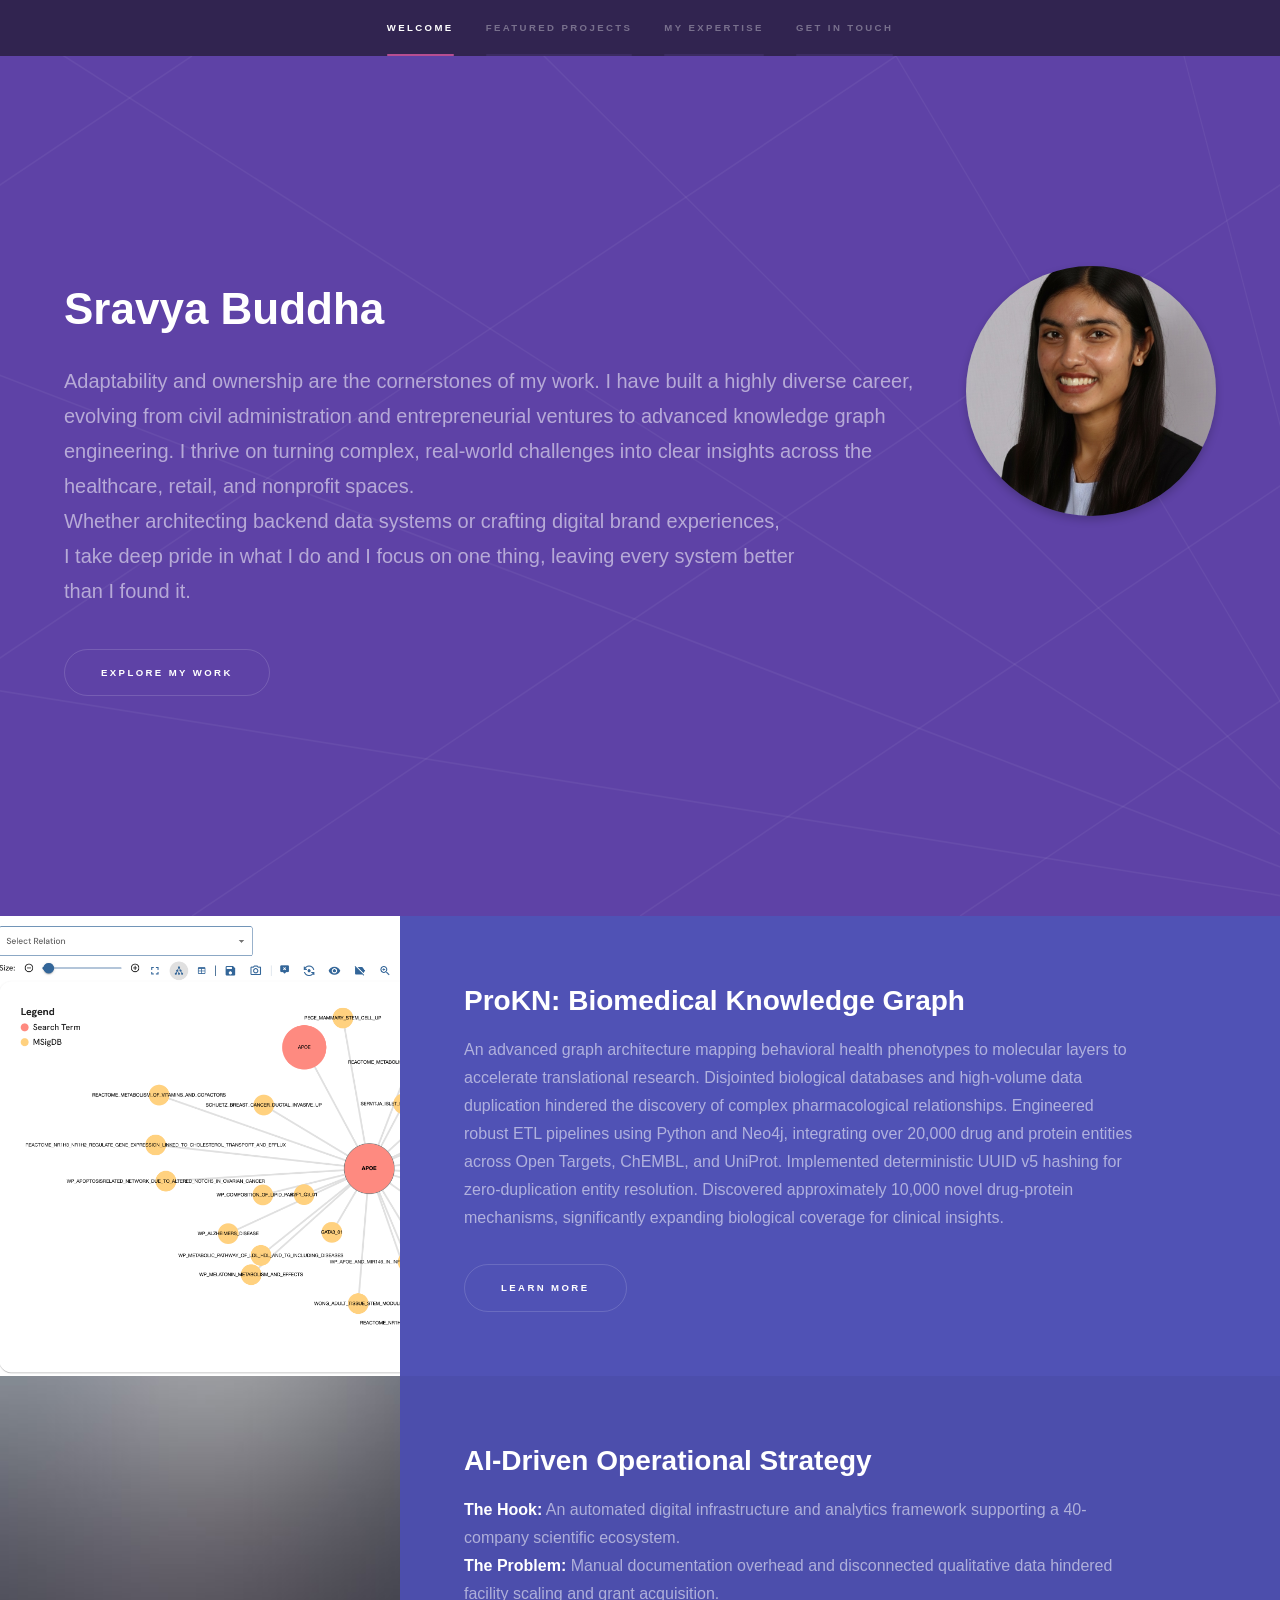
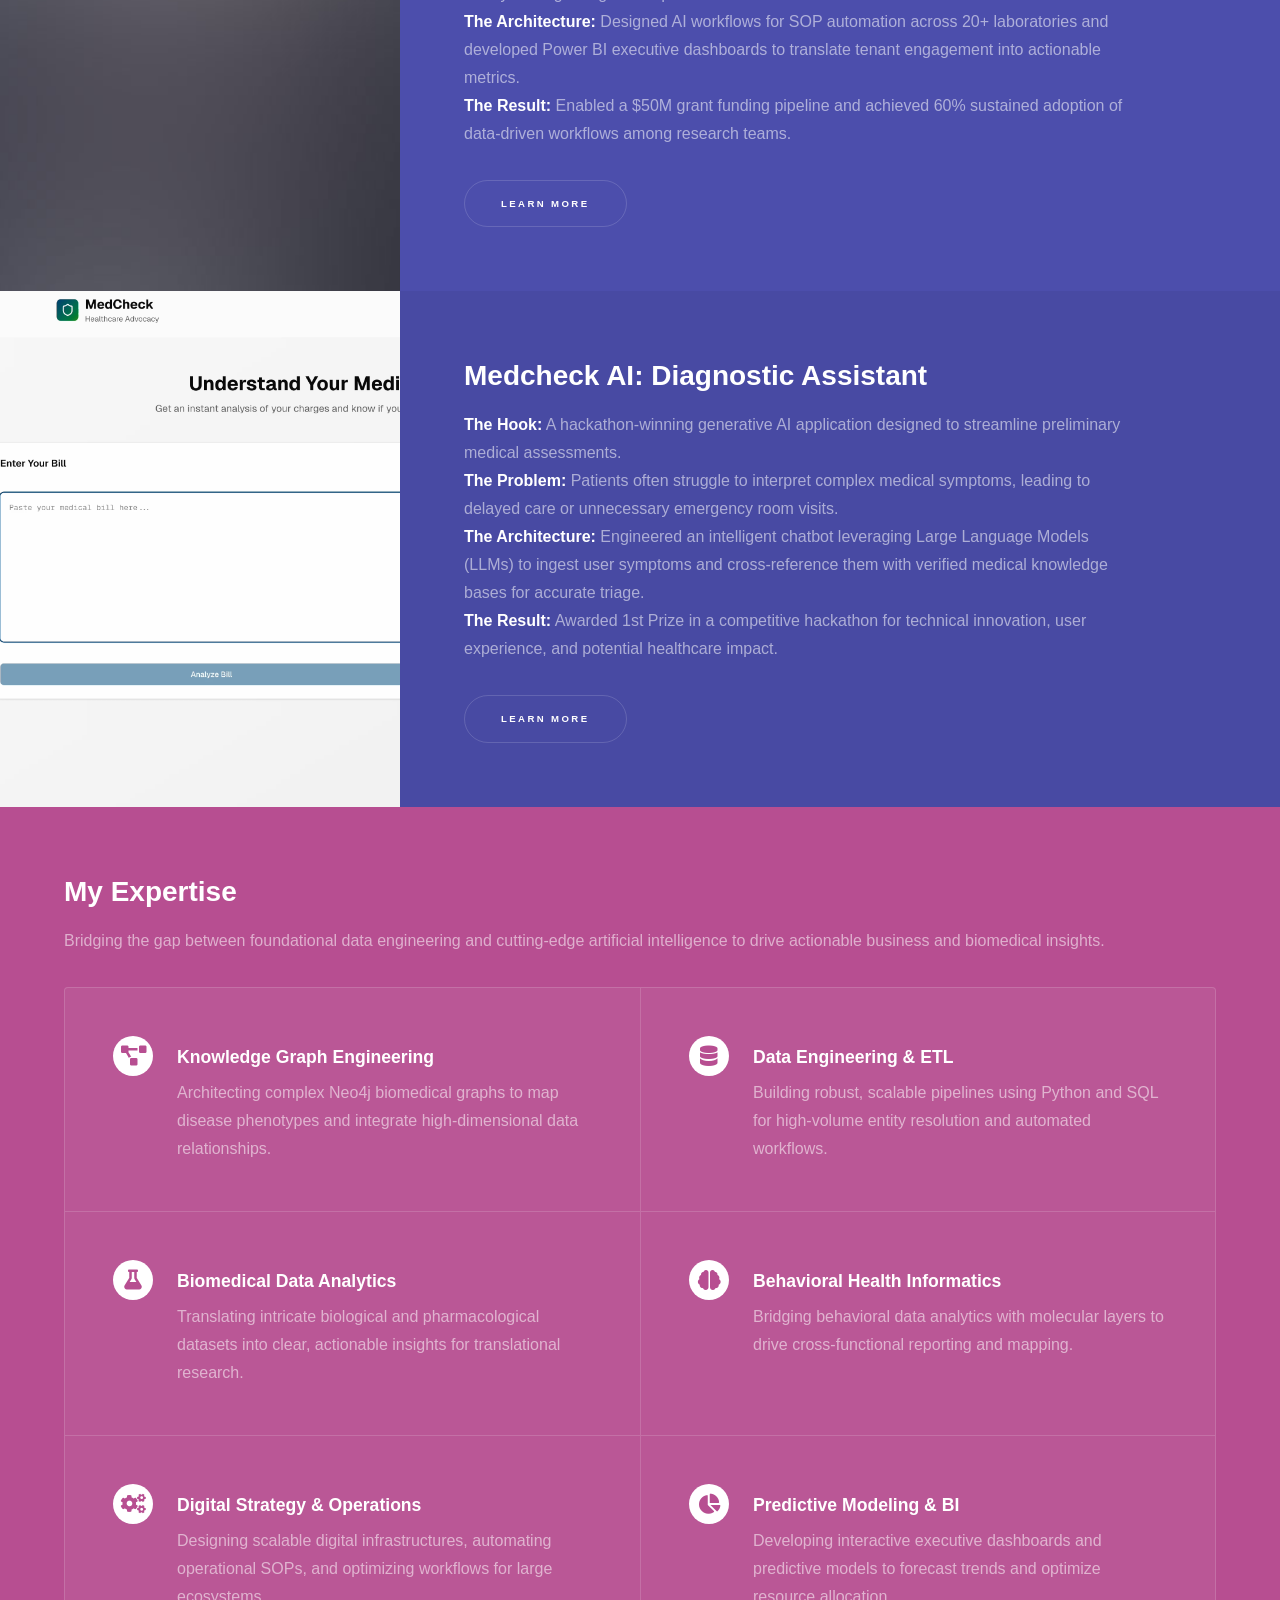
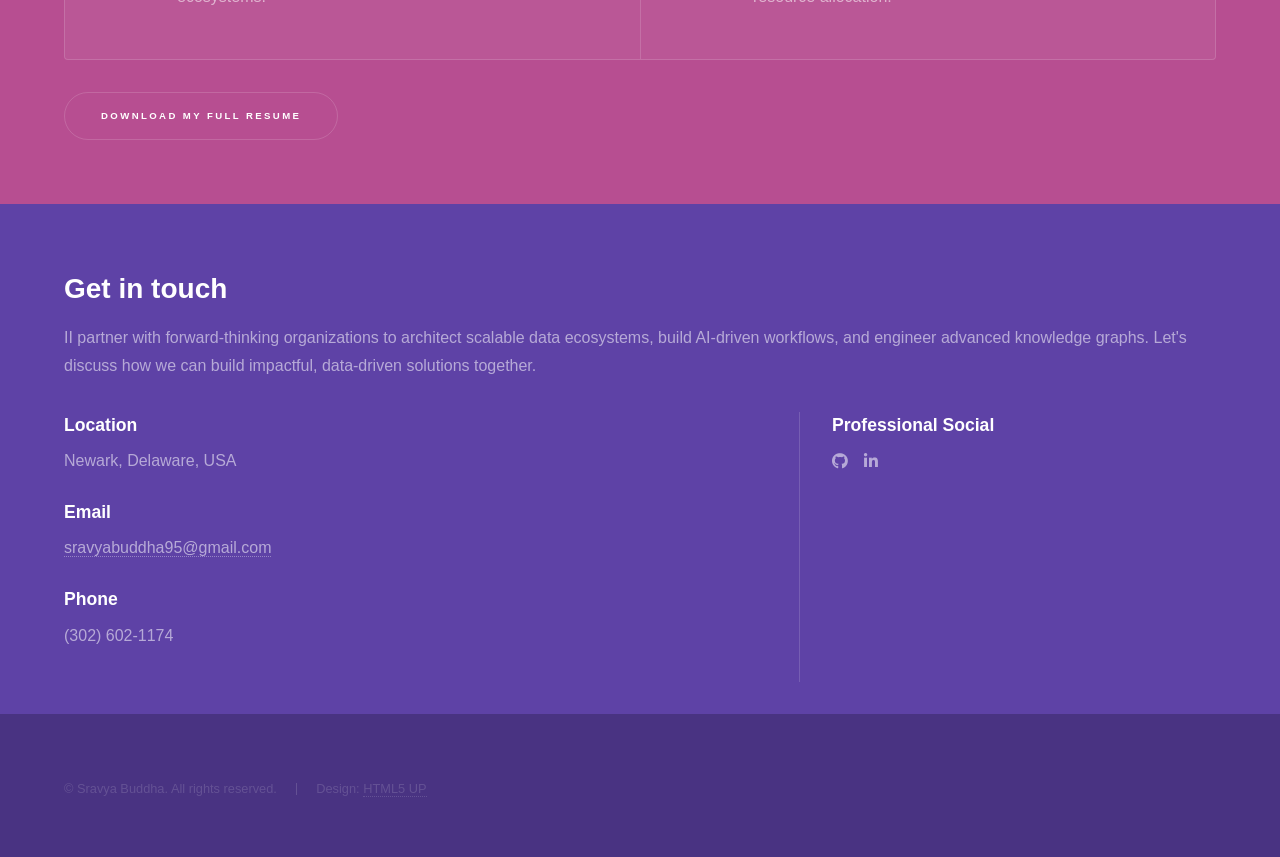
<file: index.html>
<!DOCTYPE HTML>
<!--
	Hyperspace by HTML5 UP
	html5up.net
-->
<html>
	<head>
		<title>Sravya Buddha's Portifolio</title>
		<meta charset="utf-8" />
		<meta name="viewport" content="width=device-width, initial-scale=1, user-scalable=no" />
		<link rel="stylesheet" href="assets/css/main.css" />
		<noscript><link rel="stylesheet" href="assets/css/noscript.css" /></noscript>
	</head>
	<body class="is-preload">

		<!-- Sidebar -->
			<section id="sidebar">
				<div class="inner">
					<nav>
						<ul>
							<li><a href="#intro">Welcome</a></li>
							<li><a href="#one">Featured Projects</a></li>
							<li><a href="#two">My Expertise</a></li>
							<li><a href="#three">Get in touch</a></li>
						</ul>
					</nav>
				</div>
			</section>

		<!-- Wrapper -->
			<div id="wrapper">

				<!-- Intro -->
					<section id="intro" class="wrapper style1 fullscreen fade-up">
						<div class="inner">
							<img src="images/IMG_0468.jpeg" alt="Sravya Buddha" style="float: right; width: 250px; height: 250px; object-fit: cover; border-radius: 50%; margin-left: 30px; margin-top: -10px; margin-bottom: 20px; box-shadow: 0 4px 8px rgba(0,0,0,0.2);">
							<h1>Sravya Buddha</h1>
							<p>Adaptability and ownership are the cornerstones of my work. 
								I have built a highly diverse career, evolving from civil administration and entrepreneurial ventures to advanced knowledge graph engineering. 
								I thrive on turning complex, real-world challenges into clear insights across the healthcare, retail, and nonprofit spaces. 
								<br>Whether architecting backend data systems or crafting digital brand experiences, <br>I take deep pride in what I do and I focus on one thing, 
								leaving every system better<br>than I found it.</p>
							<ul class="actions">
								<li><a href="#one" class="button scrolly">Explore my Work </a></li>
							</ul>
						</div>
					</section>

				<!-- One -->
					<section id="one" class="wrapper style2 spotlights">
						<section>
							<a href="#" class="image"><img src="images/ProKN-graph.png" alt="" data-position="center center" /></a>
							<div class="content">
								<div class="inner">
									<h2>ProKN: Biomedical Knowledge Graph</h2>
									<p>An advanced graph architecture mapping behavioral health phenotypes to molecular layers to accelerate translational research.
									Disjointed biological databases and high-volume data duplication hindered the discovery of complex pharmacological relationships.
									Engineered robust ETL pipelines using Python and Neo4j, integrating over 20,000 drug and protein entities across Open Targets, ChEMBL, and UniProt. 
									Implemented deterministic UUID v5 hashing for zero-duplication entity resolution.
									Discovered approximately 10,000 novel drug-protein mechanisms, significantly expanding biological coverage for clinical insights.</p>
									<ul class="actions">
										<li><a href="prokn-project.html" class="button">Learn more</a></li>
									</ul>
								</div>
							</div>
						</section>
						<section>
							<a href="#" class="image"><img src="images/pic02.jpg" alt="" data-position="top center" /></a>
							<div class="content">
								<div class="inner">
									<h2>AI-Driven Operational Strategy</h2>
									<p><strong>The Hook:</strong> An automated digital infrastructure and analytics framework supporting a 40-company scientific ecosystem.<br>
									<strong>The Problem:</strong> Manual documentation overhead and disconnected qualitative data hindered facility scaling and grant acquisition.<br>
									<strong>The Architecture:</strong> Designed AI workflows for SOP automation across 20+ laboratories and developed Power BI executive dashboards to translate tenant engagement into actionable metrics.<br>
									<strong>The Result:</strong> Enabled a $50M grant funding pipeline and achieved 60% sustained adoption of data-driven workflows among research teams.</p>
									<ul class="actions">
										<li><a href="ai-strategy.html" class="button">Learn more</a></li>
									</ul>
								</div>
							</div>
						</section>
						<section>
							<a href="#" class="image"><img src="images/medcheck-ai.png" alt="" data-position="25% 25%" /></a>
							<div class="content">
								<div class="inner">
									<h2>Medcheck AI: Diagnostic Assistant</h2>
									<p><strong>The Hook:</strong> A hackathon-winning generative AI application designed to streamline preliminary medical assessments.<br>
									<strong>The Problem:</strong> Patients often struggle to interpret complex medical symptoms, leading to delayed care or unnecessary emergency room visits.<br>
									<strong>The Architecture:</strong> Engineered an intelligent chatbot leveraging Large Language Models (LLMs) to ingest user symptoms and cross-reference them with verified medical knowledge bases for accurate triage.<br>
									<strong>The Result:</strong> Awarded 1st Prize in a competitive hackathon for technical innovation, user experience, and potential healthcare impact.</p>
									<ul class="actions">
										<li><a href="medcheck-ai.html" class="button">Learn more</a></li>
									</ul>
								</div>
							</div>
						</section>
					</section>

				<!-- Two -->
					<section id="two" class="wrapper style3 fade-up">
						<div class="inner">
							<h2>My Expertise</h2>
							<p>Bridging the gap between foundational data engineering and cutting-edge artificial intelligence to drive actionable business and biomedical insights.</p>
							<div class="features">
								<section>
									<span class="icon solid major fa-project-diagram"></span>
									<h3>Knowledge Graph Engineering</h3>
									<p>Architecting complex Neo4j biomedical graphs to map disease phenotypes and integrate high-dimensional data relationships.</p>
								</section>
								<section>
									<span class="icon solid major fa-database"></span>
									<h3>Data Engineering & ETL</h3>
									<p>Building robust, scalable pipelines using Python and SQL for high-volume entity resolution and automated workflows.</p>
								</section>
								<section>
									<span class="icon solid major fa-flask"></span>
									<h3>Biomedical Data Analytics</h3>
									<p>Translating intricate biological and pharmacological datasets into clear, actionable insights for translational research.</p>
								</section>
								<section>
									<span class="icon solid major fa-brain"></span>
									<h3>Behavioral Health Informatics</h3>
									<p>Bridging behavioral data analytics with molecular layers to drive cross-functional reporting and mapping.</p>
								</section>
								<section>
									<span class="icon solid major fa-cogs"></span>
									<h3>Digital Strategy & Operations</h3>
									<p>Designing scalable digital infrastructures, automating operational SOPs, and optimizing workflows for large ecosystems.</p>
								</section>
								<section>
									<span class="icon solid major fa-chart-pie"></span>
									<h3>Predictive Modeling & BI</h3>
									<p>Developing interactive executive dashboards and predictive models to forecast trends and optimize resource allocation.</p>
								</section>
							</div>
							<ul class="actions">
								<li><a href="resume.pdf" class="button" target="_blank">Download my Full Resume</a></li>
							</ul>
						</div>
					</section>

				<!-- Three -->
					<section id="three" class="wrapper style1 fade-up">
						<div class="inner">
							<h2>Get in touch</h2>
							<p>II partner with forward-thinking organizations to architect scalable data ecosystems, build AI-driven workflows, 
								and engineer advanced knowledge graphs. 
								Let's discuss how we can build impactful, data-driven solutions together.</p>
							<div class="split style1">
								
								<section>
									<ul class="contact">
										<li>
											<h3>Location</h3>
											<span>Newark, Delaware, USA</span>
										</li>
										<li>
											<h3>Email</h3>
											<a href="mailto:sravyabuddha95@gmail.com">sravyabuddha95@gmail.com</a>
										</li>

										<li>
											<h3>Phone</h3>
											<span>(302) 602-1174</span>
										</li>
									</ul>
								</section>
								
								<section>
									<ul class="contact">
										<li>
											<h3>Professional Social</h3>
											<ul class="icons">
												<li><a href="https://github.com/blue-95" class="icon brands fa-github" target="_blank"><span class="label">GitHub</span></a></li>
												<li><a href="https://www.linkedin.com/in/sravyab7800/" class="icon brands fa-linkedin-in" target="_blank"><span class="label">LinkedIn</span></a></li>
											</ul>
										</li>
									</ul>
								</section>

							</div>
						</div>
					</section>

			</div>

		<footer id="footer" class="wrapper style1-alt">
				<div class="inner">
					<ul class="menu">
						<li>&copy; Sravya Buddha. All rights reserved.</li><li>Design: <a href="http://html5up.net">HTML5 UP</a></li>
					</ul>
				</div>
			</footer>

		<script src="assets/js/jquery.min.js"></script>
			<script src="assets/js/jquery.scrollex.min.js"></script>
			<script src="assets/js/jquery.scrolly.min.js"></script>
			<script src="assets/js/browser.min.js"></script>
			<script src="assets/js/breakpoints.min.js"></script>
			<script src="assets/js/util.js"></script>
			<script src="assets/js/main.js"></script>

	</body>
</html>
</file>
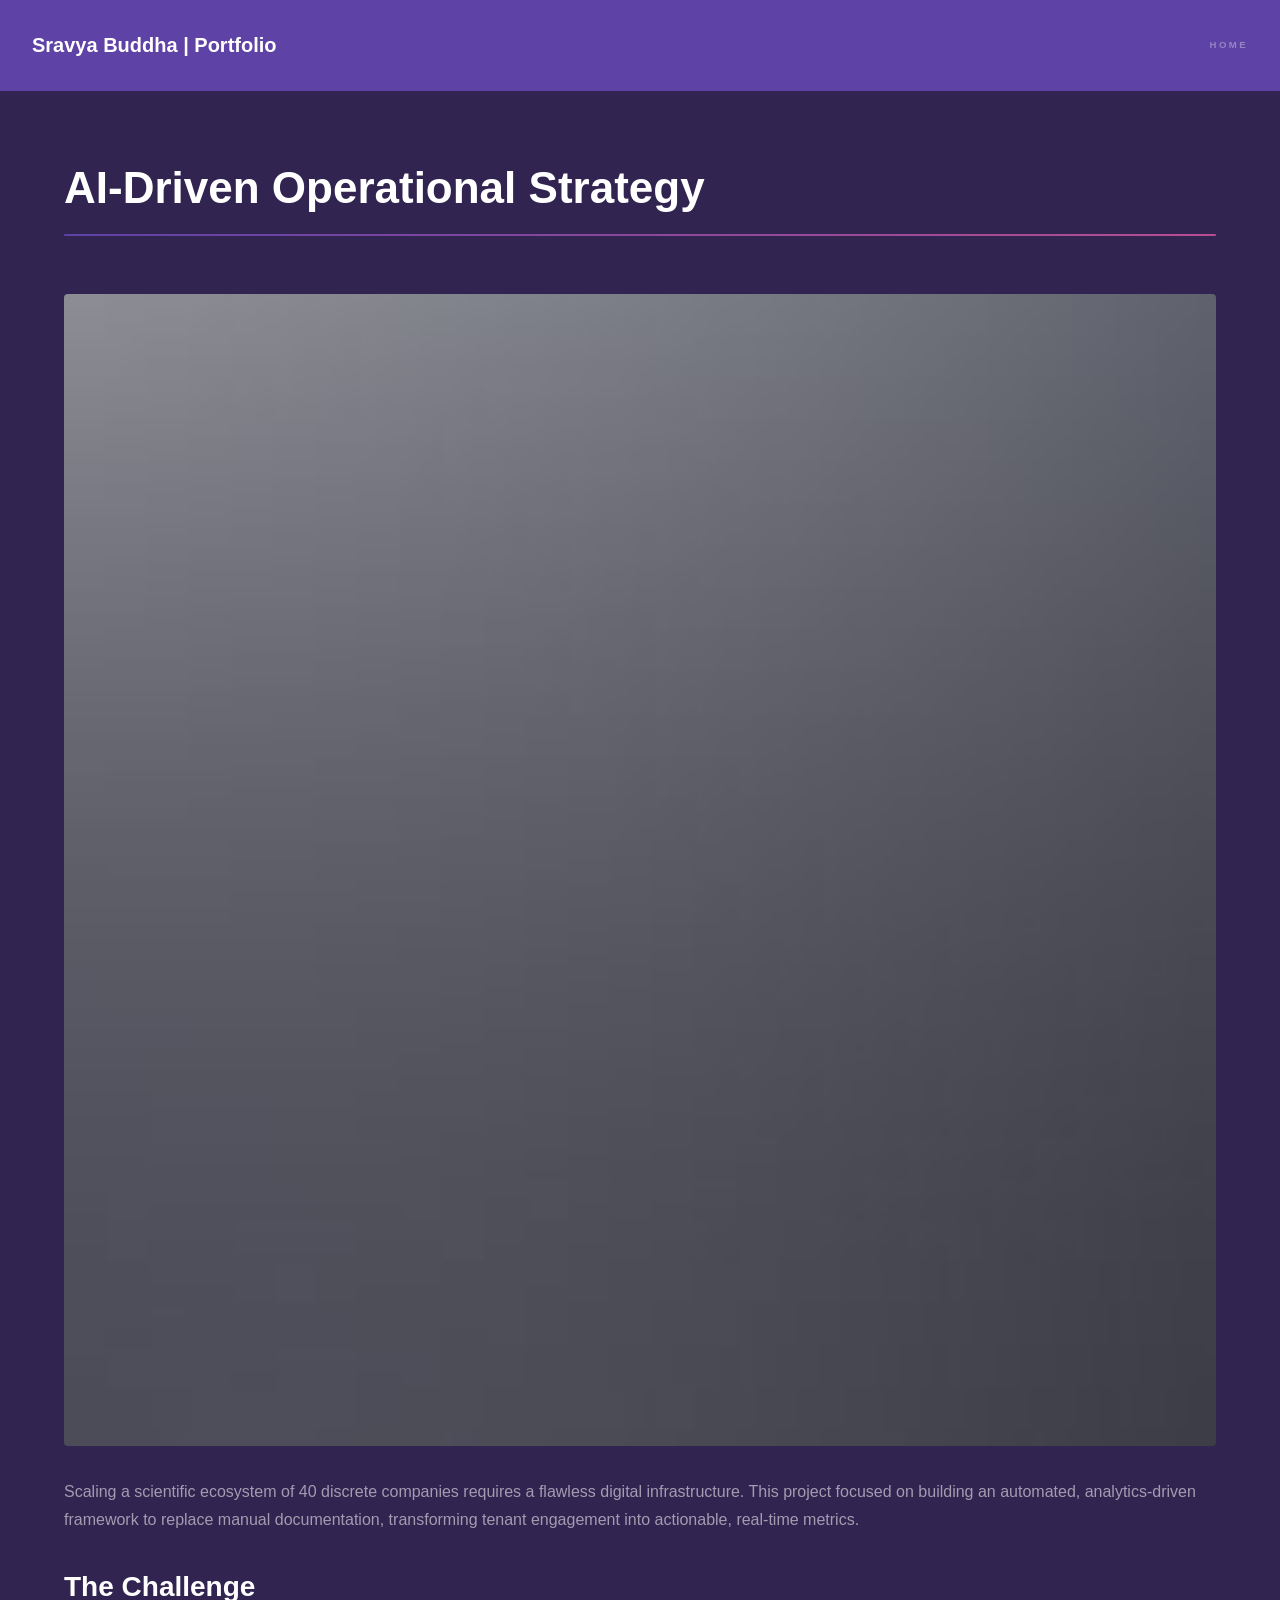
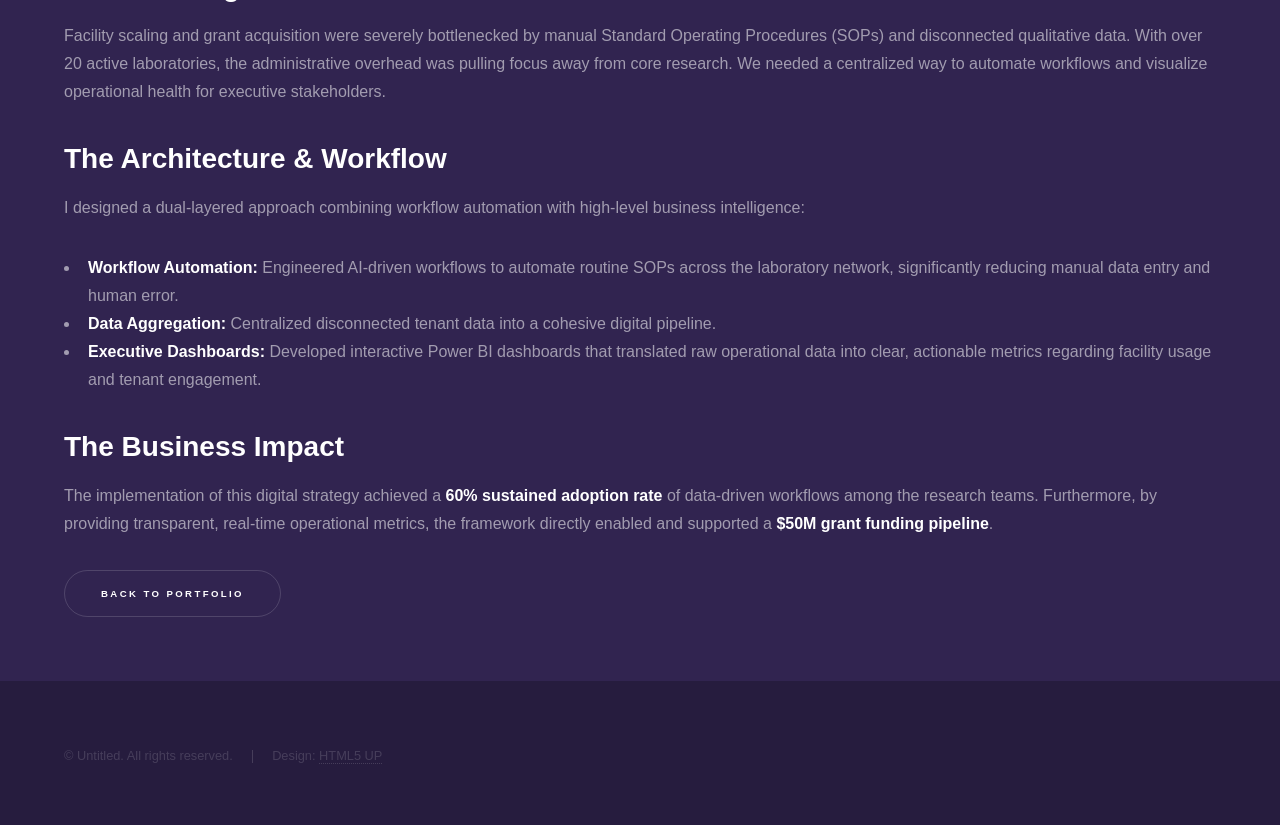
<file: ai-strategy.html>
<!DOCTYPE HTML>
<!--
	Hyperspace by HTML5 UP
	html5up.net | @ajlkn
	Free for personal and commercial use under the CCA 3.0 license (html5up.net/license)
-->
<html>
	<head>
		<title>Generic - Hyperspace by HTML5 UP</title>
		<meta charset="utf-8" />
		<meta name="viewport" content="width=device-width, initial-scale=1, user-scalable=no" />
		<link rel="stylesheet" href="assets/css/main.css" />
		<noscript><link rel="stylesheet" href="assets/css/noscript.css" /></noscript>
	</head>
	<body class="is-preload">

		<!-- Header -->
			<header id="header">
    <a href="index.html" class="title">Sravya Buddha | Portfolio</a>
    <nav>
        <ul>
            <li><a href="index.html">Home</a></li>
        </ul>
    </nav>
</header>

		<!-- Wrapper -->
			<div id="wrapper">

				<!-- Main -->
					<section id="main" class="wrapper">
    <div class="inner">
        <h1 class="major">AI-Driven Operational Strategy</h1>
        <span class="image fit"><img src="images/pic05.jpg" alt="AI Strategy Dashboard Concept" /></span>
        
        <p>Scaling a scientific ecosystem of 40 discrete companies requires a flawless digital infrastructure. This project focused on building an automated, analytics-driven framework to replace manual documentation, transforming tenant engagement into actionable, real-time metrics.</p>

        <h2>The Challenge</h2>
        <p>Facility scaling and grant acquisition were severely bottlenecked by manual Standard Operating Procedures (SOPs) and disconnected qualitative data. With over 20 active laboratories, the administrative overhead was pulling focus away from core research. We needed a centralized way to automate workflows and visualize operational health for executive stakeholders.</p>

        <h2>The Architecture & Workflow</h2>
        <p>I designed a dual-layered approach combining workflow automation with high-level business intelligence:</p>
        <ul>
            <li><strong>Workflow Automation:</strong> Engineered AI-driven workflows to automate routine SOPs across the laboratory network, significantly reducing manual data entry and human error.</li>
            <li><strong>Data Aggregation:</strong> Centralized disconnected tenant data into a cohesive digital pipeline.</li>
            <li><strong>Executive Dashboards:</strong> Developed interactive Power BI dashboards that translated raw operational data into clear, actionable metrics regarding facility usage and tenant engagement.</li>
        </ul>

        <h2>The Business Impact</h2>
        <p>The implementation of this digital strategy achieved a <strong>60% sustained adoption rate</strong> of data-driven workflows among the research teams. Furthermore, by providing transparent, real-time operational metrics, the framework directly enabled and supported a <strong>$50M grant funding pipeline</strong>.</p>
        
        <ul class="actions">
            <li><a href="index.html" class="button">Back to Portfolio</a></li>
        </ul>
    </div>
</section>

			</div>

		<!-- Footer -->
			<footer id="footer" class="wrapper alt">
				<div class="inner">
					<ul class="menu">
						<li>&copy; Untitled. All rights reserved.</li><li>Design: <a href="http://html5up.net">HTML5 UP</a></li>
					</ul>
				</div>
			</footer>

		<!-- Scripts -->
			<script src="assets/js/jquery.min.js"></script>
			<script src="assets/js/jquery.scrollex.min.js"></script>
			<script src="assets/js/jquery.scrolly.min.js"></script>
			<script src="assets/js/browser.min.js"></script>
			<script src="assets/js/breakpoints.min.js"></script>
			<script src="assets/js/util.js"></script>
			<script src="assets/js/main.js"></script>

	</body>
</html>
</file>
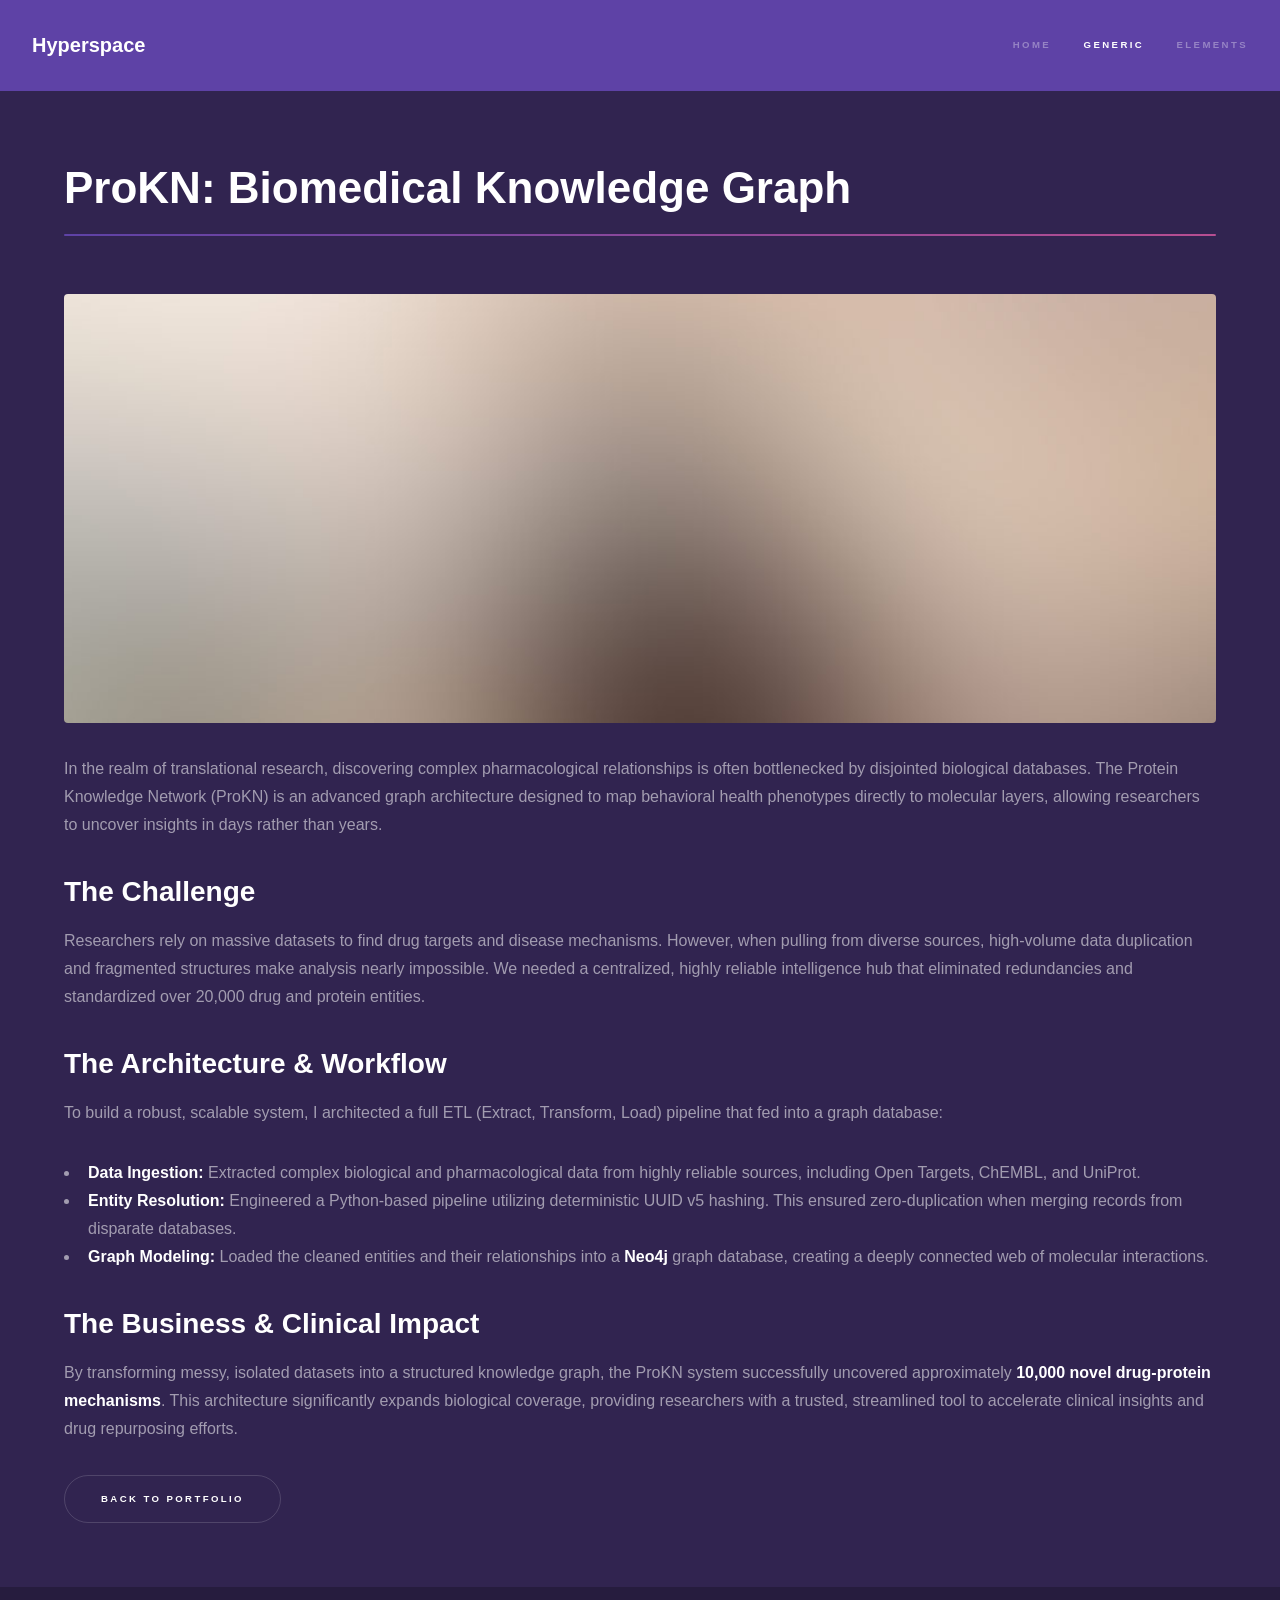
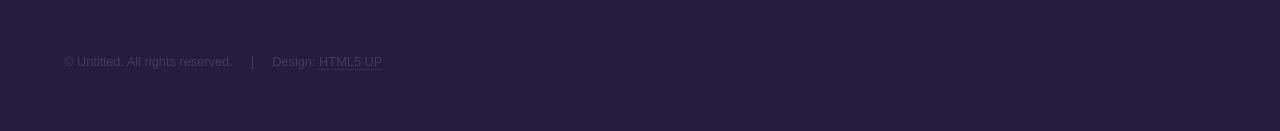
<file: generic.html>
<!DOCTYPE HTML>
<!--
	Hyperspace by HTML5 UP
	html5up.net | @ajlkn
	Free for personal and commercial use under the CCA 3.0 license (html5up.net/license)
-->
<html>
	<head>
		<title>Generic - Hyperspace by HTML5 UP</title>
		<meta charset="utf-8" />
		<meta name="viewport" content="width=device-width, initial-scale=1, user-scalable=no" />
		<link rel="stylesheet" href="assets/css/main.css" />
		<noscript><link rel="stylesheet" href="assets/css/noscript.css" /></noscript>
	</head>
	<body class="is-preload">

		<!-- Header -->
			<header id="header">
				<a href="index.html" class="title">Hyperspace</a>
				<nav>
					<ul>
						<li><a href="index.html">Home</a></li>
						<li><a href="generic.html" class="active">Generic</a></li>
						<li><a href="elements.html">Elements</a></li>
					</ul>
				</nav>
			</header>

		<!-- Wrapper -->
			<div id="wrapper">

				<!-- Main -->
					<section id="main" class="wrapper">
    <div class="inner">
        <h1 class="major">ProKN: Biomedical Knowledge Graph</h1>
        <span class="image fit"><img src="images/pic04.jpg" alt="Knowledge Graph Architecture Concept" /></span>
        
        <p>In the realm of translational research, discovering complex pharmacological relationships is often bottlenecked by disjointed biological databases. The Protein Knowledge Network (ProKN) is an advanced graph architecture designed to map behavioral health phenotypes directly to molecular layers, allowing researchers to uncover insights in days rather than years.</p>

        <h2>The Challenge</h2>
        <p>Researchers rely on massive datasets to find drug targets and disease mechanisms. However, when pulling from diverse sources, high-volume data duplication and fragmented structures make analysis nearly impossible. We needed a centralized, highly reliable intelligence hub that eliminated redundancies and standardized over 20,000 drug and protein entities.</p>

        <h2>The Architecture & Workflow</h2>
        <p>To build a robust, scalable system, I architected a full ETL (Extract, Transform, Load) pipeline that fed into a graph database:</p>
        <ul>
            <li><strong>Data Ingestion:</strong> Extracted complex biological and pharmacological data from highly reliable sources, including Open Targets, ChEMBL, and UniProt.</li>
            <li><strong>Entity Resolution:</strong> Engineered a Python-based pipeline utilizing deterministic UUID v5 hashing. This ensured zero-duplication when merging records from disparate databases.</li>
            <li><strong>Graph Modeling:</strong> Loaded the cleaned entities and their relationships into a <strong>Neo4j</strong> graph database, creating a deeply connected web of molecular interactions.</li>
        </ul>

        <h2>The Business & Clinical Impact</h2>
        <p>By transforming messy, isolated datasets into a structured knowledge graph, the ProKN system successfully uncovered approximately <strong>10,000 novel drug-protein mechanisms</strong>. This architecture significantly expands biological coverage, providing researchers with a trusted, streamlined tool to accelerate clinical insights and drug repurposing efforts.</p>
        
        <ul class="actions">
            <li><a href="index.html" class="button">Back to Portfolio</a></li>
        </ul>
    </div>
</section>

			</div>

		<!-- Footer -->
			<footer id="footer" class="wrapper alt">
				<div class="inner">
					<ul class="menu">
						<li>&copy; Untitled. All rights reserved.</li><li>Design: <a href="http://html5up.net">HTML5 UP</a></li>
					</ul>
				</div>
			</footer>

		<!-- Scripts -->
			<script src="assets/js/jquery.min.js"></script>
			<script src="assets/js/jquery.scrollex.min.js"></script>
			<script src="assets/js/jquery.scrolly.min.js"></script>
			<script src="assets/js/browser.min.js"></script>
			<script src="assets/js/breakpoints.min.js"></script>
			<script src="assets/js/util.js"></script>
			<script src="assets/js/main.js"></script>

	</body>
</html>
</file>
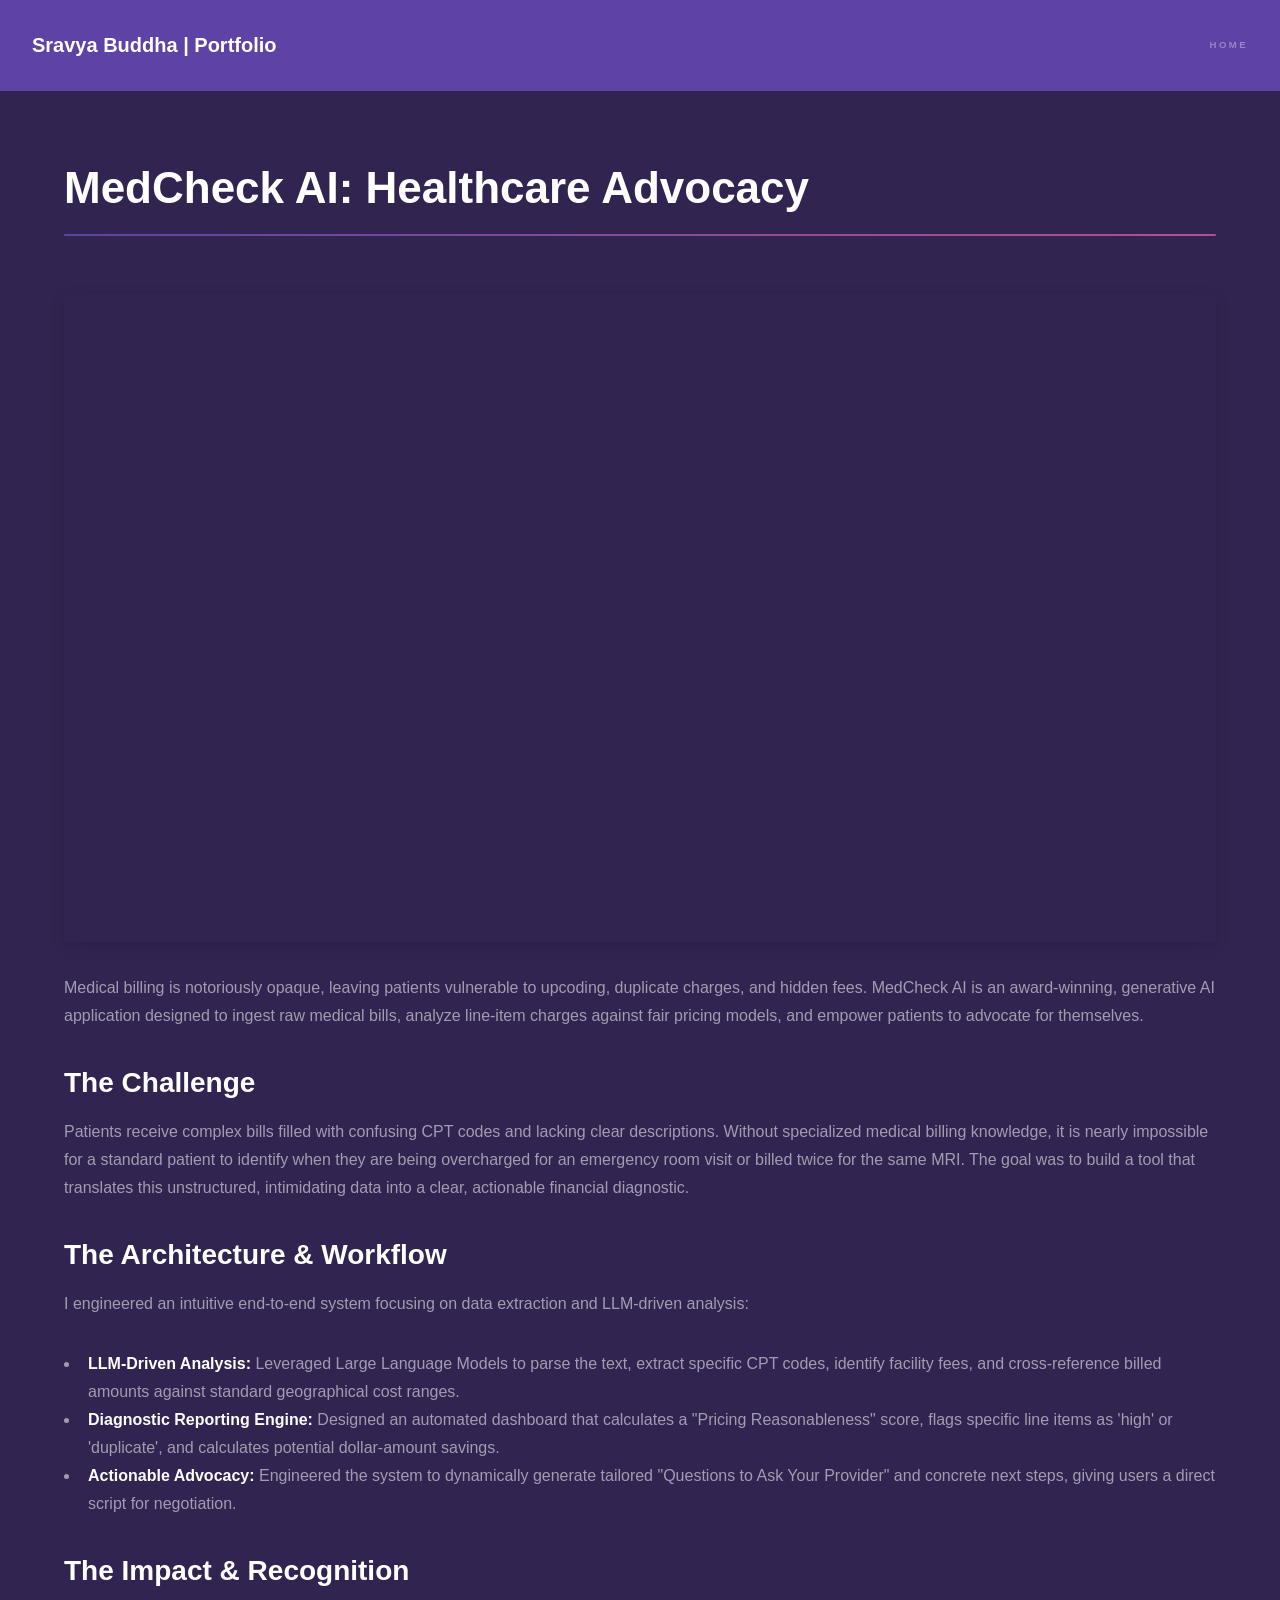
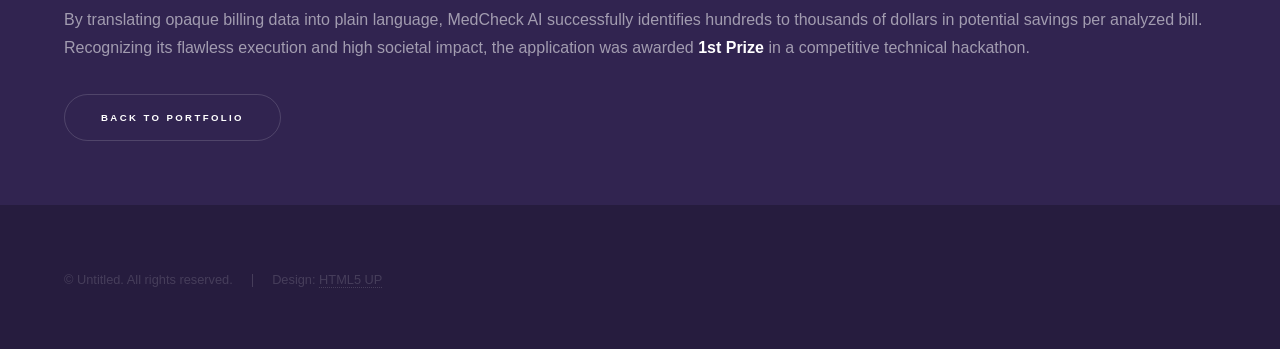
<file: medcheck-ai.html>
<!DOCTYPE HTML>
<!--
	Hyperspace by HTML5 UP
	html5up.net | @ajlkn
	Free for personal and commercial use under the CCA 3.0 license (html5up.net/license)
-->
<html>
	<head>
		<title>Generic - Hyperspace by HTML5 UP</title>
		<meta charset="utf-8" />
		<meta name="viewport" content="width=device-width, initial-scale=1, user-scalable=no" />
		<link rel="stylesheet" href="assets/css/main.css" />
		<noscript><link rel="stylesheet" href="assets/css/noscript.css" /></noscript>
	</head>
	<body class="is-preload">

		<!-- Header -->
			<header id="header">
    <a href="index.html" class="title">Sravya Buddha | Portfolio</a>
    <nav>
        <ul>
            <li><a href="index.html">Home</a></li>
        </ul>
    </nav>
</header>

		<!-- Wrapper -->
			<div id="wrapper">

				<!-- Main -->
					<section id="main" class="wrapper">
    <div class="inner">
        <h1 class="major">MedCheck AI: Healthcare Advocacy</h1>
        <div style="position: relative; padding-bottom: 56.25%; height: 0; overflow: hidden; max-width: 100%; border-radius: 4px; margin-bottom: 2em; box-shadow: 0 4px 15px rgba(0,0,0,0.1);">
    <iframe src="https://www.youtube.com/embed/eL3fVwO5VHY" style="position: absolute; top: 0; left: 0; width: 100%; height: 100%; border: 0;" allow="accelerometer; autoplay; clipboard-write; encrypted-media; gyroscope; picture-in-picture" allowfullscreen></iframe>
</div>
        
        <p>Medical billing is notoriously opaque, leaving patients vulnerable to upcoding, duplicate charges, and hidden fees. MedCheck AI is an award-winning, generative AI application designed to ingest raw medical bills, analyze line-item charges against fair pricing models, and empower patients to advocate for themselves.</p>

        <h2>The Challenge</h2>
        <p>Patients receive complex bills filled with confusing CPT codes and lacking clear descriptions. Without specialized medical billing knowledge, it is nearly impossible for a standard patient to identify when they are being overcharged for an emergency room visit or billed twice for the same MRI. The goal was to build a tool that translates this unstructured, intimidating data into a clear, actionable financial diagnostic.</p>

        <h2>The Architecture & Workflow</h2>
        <p>I engineered an intuitive end-to-end system focusing on data extraction and LLM-driven analysis:</p>
        <ul>
            <li><strong>LLM-Driven Analysis:</strong> Leveraged Large Language Models to parse the text, extract specific CPT codes, identify facility fees, and cross-reference billed amounts against standard geographical cost ranges.</li>
            <li><strong>Diagnostic Reporting Engine:</strong> Designed an automated dashboard that calculates a "Pricing Reasonableness" score, flags specific line items as 'high' or 'duplicate', and calculates potential dollar-amount savings.</li>
            <li><strong>Actionable Advocacy:</strong> Engineered the system to dynamically generate tailored "Questions to Ask Your Provider" and concrete next steps, giving users a direct script for negotiation.</li>
        </ul>

        <h2>The Impact & Recognition</h2>
        <p>By translating opaque billing data into plain language, MedCheck AI successfully identifies hundreds to thousands of dollars in potential savings per analyzed bill. Recognizing its flawless execution and high societal impact, the application was awarded <strong>1st Prize</strong> in a competitive technical hackathon.</p>
        
        <ul class="actions">
            <li><a href="index.html" class="button">Back to Portfolio</a></li>
        </ul>
    </div>
</section>

			</div>

		<!-- Footer -->
			<footer id="footer" class="wrapper alt">
				<div class="inner">
					<ul class="menu">
						<li>&copy; Untitled. All rights reserved.</li><li>Design: <a href="http://html5up.net">HTML5 UP</a></li>
					</ul>
				</div>
			</footer>

		<!-- Scripts -->
			<script src="assets/js/jquery.min.js"></script>
			<script src="assets/js/jquery.scrollex.min.js"></script>
			<script src="assets/js/jquery.scrolly.min.js"></script>
			<script src="assets/js/browser.min.js"></script>
			<script src="assets/js/breakpoints.min.js"></script>
			<script src="assets/js/util.js"></script>
			<script src="assets/js/main.js"></script>

	</body>
</html>
</file>
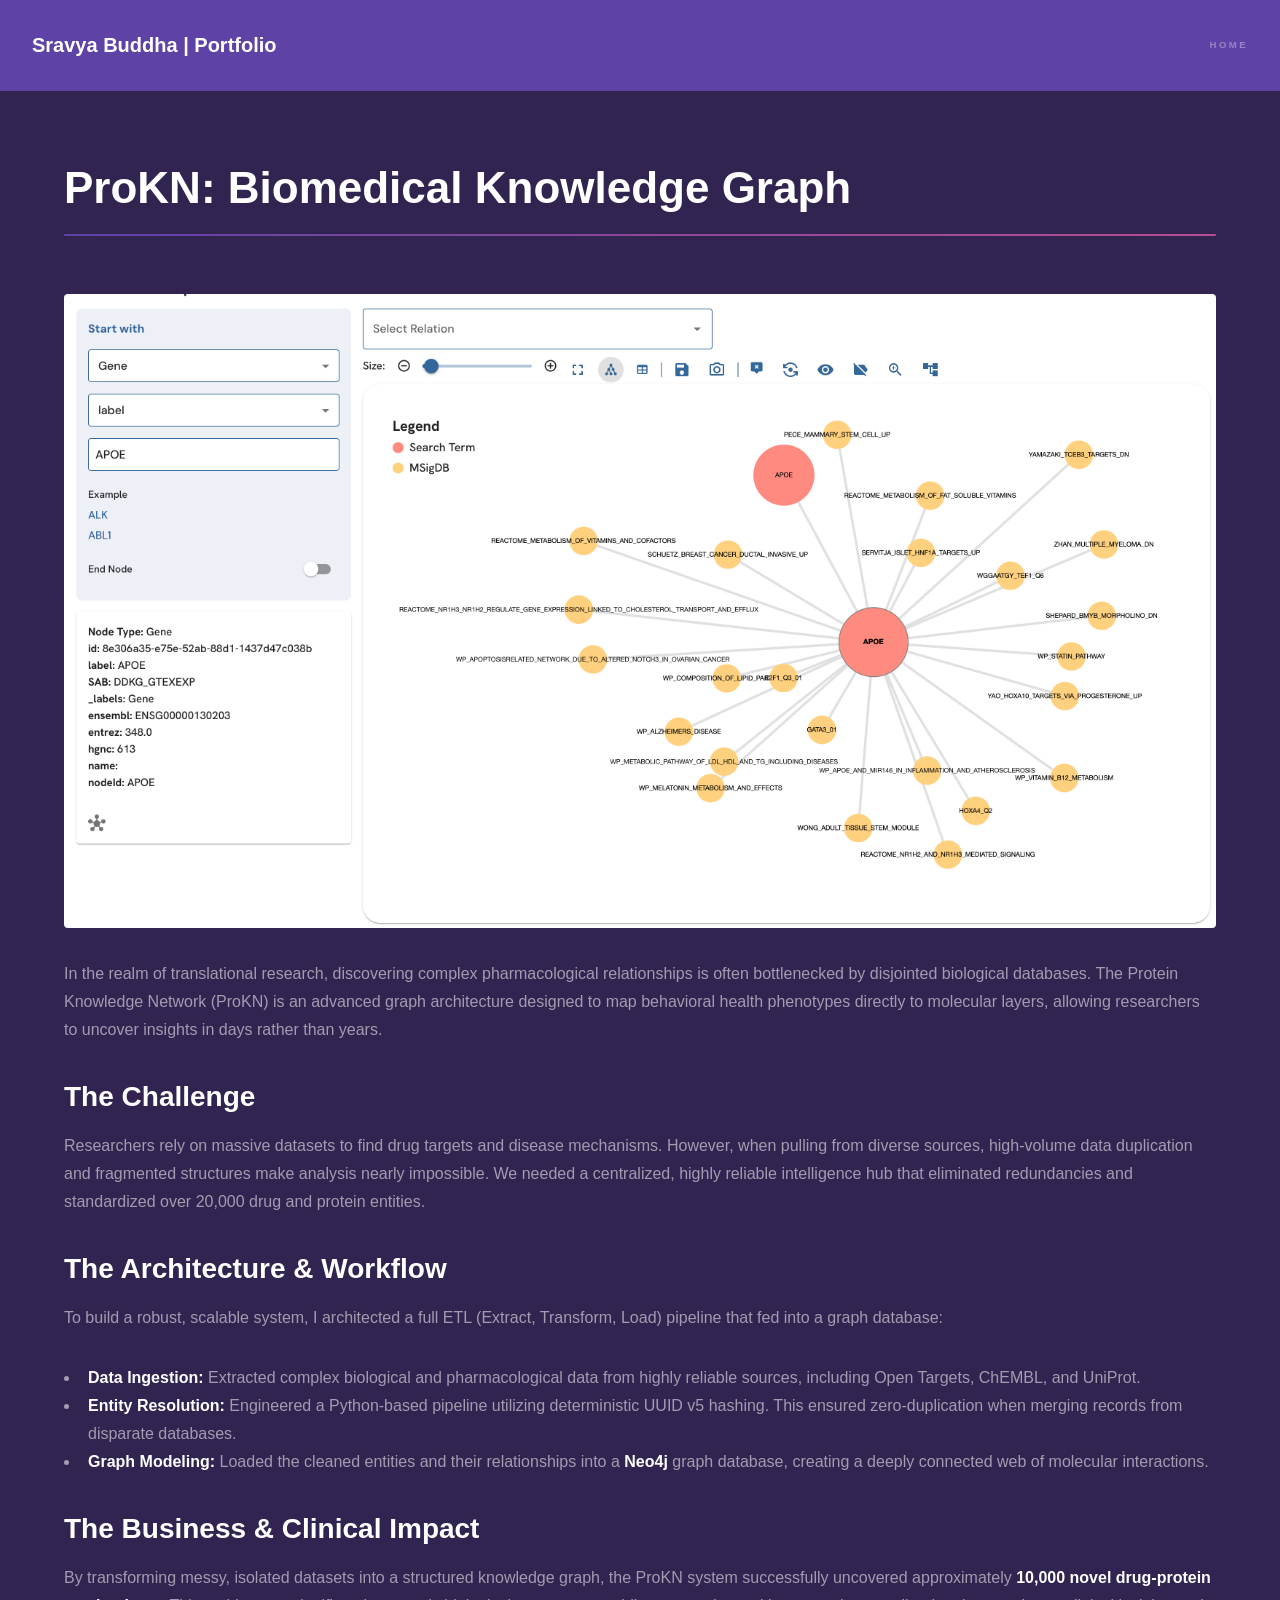
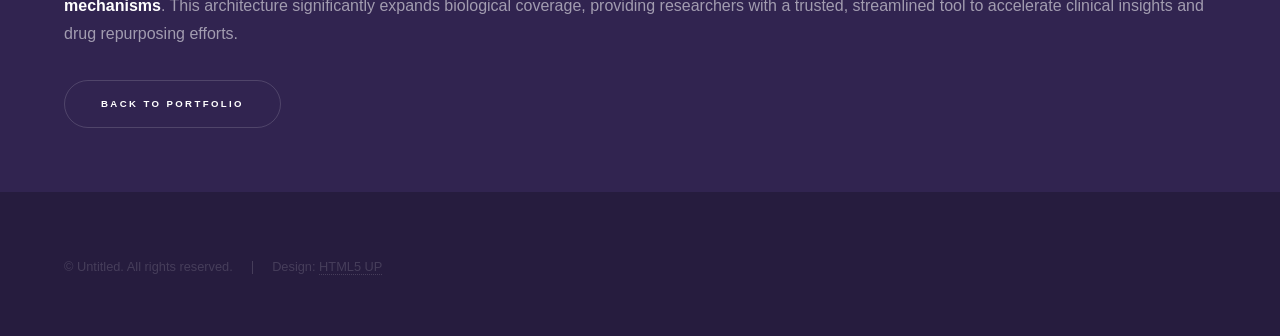
<file: prokn-project.html>
<!DOCTYPE HTML>
<!--
	Hyperspace by HTML5 UP
	html5up.net | @ajlkn
	Free for personal and commercial use under the CCA 3.0 license (html5up.net/license)
-->
<html>
	<head>
		<title>Generic - Hyperspace by HTML5 UP</title>
		<meta charset="utf-8" />
		<meta name="viewport" content="width=device-width, initial-scale=1, user-scalable=no" />
		<link rel="stylesheet" href="assets/css/main.css" />
		<noscript><link rel="stylesheet" href="assets/css/noscript.css" /></noscript>
	</head>
	<body class="is-preload">

		<!-- Header -->
			<header id="header">
    <a href="index.html" class="title">Sravya Buddha | Portfolio</a>
    <nav>
        <ul>
            <li><a href="index.html">Home</a></li>
        </ul>
    </nav>
</header>

		<!-- Wrapper -->
			<div id="wrapper">

				<!-- Main -->
					<section id="main" class="wrapper">
    <div class="inner">
        <h1 class="major">ProKN: Biomedical Knowledge Graph</h1>
        <span class="image fit"><img src="images/ProKN-graph.png" alt="Knowledge Graph Architecture Concept" /></span>
        
        <p>In the realm of translational research, discovering complex pharmacological relationships is often bottlenecked by disjointed biological databases. The Protein Knowledge Network (ProKN) is an advanced graph architecture designed to map behavioral health phenotypes directly to molecular layers, allowing researchers to uncover insights in days rather than years.</p>

        <h2>The Challenge</h2>
        <p>Researchers rely on massive datasets to find drug targets and disease mechanisms. However, when pulling from diverse sources, high-volume data duplication and fragmented structures make analysis nearly impossible. We needed a centralized, highly reliable intelligence hub that eliminated redundancies and standardized over 20,000 drug and protein entities.</p>

        <h2>The Architecture & Workflow</h2>
        <p>To build a robust, scalable system, I architected a full ETL (Extract, Transform, Load) pipeline that fed into a graph database:</p>
        <ul>
            <li><strong>Data Ingestion:</strong> Extracted complex biological and pharmacological data from highly reliable sources, including Open Targets, ChEMBL, and UniProt.</li>
            <li><strong>Entity Resolution:</strong> Engineered a Python-based pipeline utilizing deterministic UUID v5 hashing. This ensured zero-duplication when merging records from disparate databases.</li>
            <li><strong>Graph Modeling:</strong> Loaded the cleaned entities and their relationships into a <strong>Neo4j</strong> graph database, creating a deeply connected web of molecular interactions.</li>
        </ul>

        <h2>The Business & Clinical Impact</h2>
        <p>By transforming messy, isolated datasets into a structured knowledge graph, the ProKN system successfully uncovered approximately <strong>10,000 novel drug-protein mechanisms</strong>. This architecture significantly expands biological coverage, providing researchers with a trusted, streamlined tool to accelerate clinical insights and drug repurposing efforts.</p>
        
        <ul class="actions">
            <li><a href="index.html" class="button">Back to Portfolio</a></li>
        </ul>
    </div>
</section>

			</div>

		<!-- Footer -->
			<footer id="footer" class="wrapper alt">
				<div class="inner">
					<ul class="menu">
						<li>&copy; Untitled. All rights reserved.</li><li>Design: <a href="http://html5up.net">HTML5 UP</a></li>
					</ul>
				</div>
			</footer>

		<!-- Scripts -->
			<script src="assets/js/jquery.min.js"></script>
			<script src="assets/js/jquery.scrollex.min.js"></script>
			<script src="assets/js/jquery.scrolly.min.js"></script>
			<script src="assets/js/browser.min.js"></script>
			<script src="assets/js/breakpoints.min.js"></script>
			<script src="assets/js/util.js"></script>
			<script src="assets/js/main.js"></script>

	</body>
</html>
</file>
<file: assets/css/noscript.css>
/*
	Hyperspace by HTML5 UP
	html5up.net | @ajlkn
	Free for personal and commercial use under the CCA 3.0 license (html5up.net/license)
*/

/* Spotlights */

	.spotlights > section > .image:before {
		opacity: 0 !important;
	}

	.spotlights > section > .content > .inner {
		-moz-transform: none !important;
		-webkit-transform: none !important;
		-ms-transform: none !important;
		transform: none !important;
		opacity: 1 !important;
	}

/* Wrapper */

	.wrapper > .inner {
		opacity: 1 !important;
		-moz-transform: none !important;
		-webkit-transform: none !important;
		-ms-transform: none !important;
		transform: none !important;
	}

/* Sidebar */

	#sidebar > .inner {
		opacity: 1 !important;
	}

	#sidebar nav > ul > li {
		-moz-transform: none !important;
		-webkit-transform: none !important;
		-ms-transform: none !important;
		transform: none !important;
		opacity: 1 !important;
	}
</file>
<file: assets/css/main.css>
@import url(fontawesome-all.min.css);

/*
	Hyperspace by HTML5 UP
	html5up.net | @ajlkn
	Free for personal and commercial use under the CCA 3.0 license (html5up.net/license)
*/

html, body, div, span, applet, object,
iframe, h1, h2, h3, h4, h5, h6, p, blockquote,
pre, a, abbr, acronym, address, big, cite,
code, del, dfn, em, img, ins, kbd, q, s, samp,
small, strike, strong, sub, sup, tt, var, b,
u, i, center, dl, dt, dd, ol, ul, li, fieldset,
form, label, legend, table, caption, tbody,
tfoot, thead, tr, th, td, article, aside,
canvas, details, embed, figure, figcaption,
footer, header, hgroup, menu, nav, output, ruby,
section, summary, time, mark, audio, video {
	margin: 0;
	padding: 0;
	border: 0;
	font-size: 100%;
	font: inherit;
	vertical-align: baseline;}

article, aside, details, figcaption, figure,
footer, header, hgroup, menu, nav, section {
	display: block;}

body {
	line-height: 1;
}

ol, ul {
	list-style: none;
}

blockquote, q {
	quotes: none;
}

	blockquote:before, blockquote:after, q:before, q:after {
		content: '';
		content: none;
	}

table {
	border-collapse: collapse;
	border-spacing: 0;
}

body {
	-webkit-text-size-adjust: none;
}

mark {
	background-color: transparent;
	color: inherit;
}

input::-moz-focus-inner {
	border: 0;
	padding: 0;
}

input, select, textarea {
	-moz-appearance: none;
	-webkit-appearance: none;
	-ms-appearance: none;
	appearance: none;
}

/* Basic */

	@-ms-viewport {
		width: device-width;
	}

	body {
		-ms-overflow-style: scrollbar;
	}

	@media screen and (max-width: 480px) {

		html, body {
			min-width: 320px;
		}

	}

	html {
		box-sizing: border-box;
	}

	*, *:before, *:after {
		box-sizing: inherit;
	}

	body {
		background: #312450;
	}

		body.is-preload *, body.is-preload *:before, body.is-preload *:after {
			-moz-animation: none !important;
			-webkit-animation: none !important;
			-ms-animation: none !important;
			animation: none !important;
			-moz-transition: none !important;
			-webkit-transition: none !important;
			-ms-transition: none !important;
			transition: none !important;
		}

/* Type */

	body, input, select, textarea {
		color: rgba(255, 255, 255, 0.55);
		font-family: Arial, Helvetica, sans-serif;
		font-size: 16.5pt;
		font-weight: normal;
		line-height: 1.75;
	}

		@media screen and (max-width: 1680px) {

			body, input, select, textarea {
				font-size: 13pt;
			}

		}

		@media screen and (max-width: 1280px) {

			body, input, select, textarea {
				font-size: 12pt;
			}

		}

		@media screen and (max-width: 360px) {

			body, input, select, textarea {
				font-size: 11pt;
			}

		}

	a {
		-moz-transition: color 0.2s ease, border-bottom-color 0.2s ease;
		-webkit-transition: color 0.2s ease, border-bottom-color 0.2s ease;
		-ms-transition: color 0.2s ease, border-bottom-color 0.2s ease;
		transition: color 0.2s ease, border-bottom-color 0.2s ease;
		border-bottom: dotted 1px rgba(255, 255, 255, 0.35);
		color: inherit;
		text-decoration: none;
	}

		a:hover {
			border-bottom-color: transparent;
			color: #ffffff;
		}

	strong, b {
		color: #ffffff;
		font-weight: bold;
	}

	em, i {
		font-style: italic;
	}

	p {
		margin: 0 0 2em 0;
	}

	h1, h2, h3, h4, h5, h6 {
		color: #ffffff;
		font-weight: bold;
		line-height: 1.5;
		margin: 0 0 0.5em 0;
	}

		h1 a, h2 a, h3 a, h4 a, h5 a, h6 a {
			color: inherit;
			text-decoration: none;
		}

	h1 {
		font-size: 2.75em;
	}

		h1.major {
			margin: 0 0 1.3em 0;
			position: relative;
			padding-bottom: 0.35em;
		}

			h1.major:after {
				background-image: -moz-linear-gradient(to right, #5e42a6, #b74e91);
				background-image: -webkit-linear-gradient(to right, #5e42a6, #b74e91);
				background-image: -ms-linear-gradient(to right, #5e42a6, #b74e91);
				background-image: linear-gradient(to right, #5e42a6, #b74e91);
				-moz-transition: max-width 0.2s ease;
				-webkit-transition: max-width 0.2s ease;
				-ms-transition: max-width 0.2s ease;
				transition: max-width 0.2s ease;
				border-radius: 0.2em;
				bottom: 0;
				content: '';
				height: 0.05em;
				position: absolute;
				right: 0;
				width: 100%;
			}

	h2 {
		font-size: 1.75em;
	}

	h3 {
		font-size: 1.1em;
	}

	h4 {
		font-size: 1em;
	}

	h5 {
		font-size: 0.8em;
	}

	h6 {
		font-size: 0.6em;
	}

	@media screen and (max-width: 736px) {

		h1 {
			font-size: 2em;
		}

		h2 {
			font-size: 1.25em;
		}

		h3 {
			font-size: 1em;
		}

		h4 {
			font-size: 0.8em;
		}

		h5 {
			font-size: 0.6em;
		}

		h6 {
			font-size: 0.6em;
		}

	}

	sub {
		font-size: 0.8em;
		position: relative;
		top: 0.5em;
	}

	sup {
		font-size: 0.8em;
		position: relative;
		top: -0.5em;
	}

	blockquote {
		border-left: solid 4px rgba(255, 255, 255, 0.15);
		font-style: italic;
		margin: 0 0 2em 0;
		padding: 0.5em 0 0.5em 2em;
	}

	code {
		background: rgba(255, 255, 255, 0.05);
		border-radius: 0.25em;
		border: solid 1px rgba(255, 255, 255, 0.15);
		font-family: "Courier New", monospace;
		font-size: 0.9em;
		margin: 0 0.25em;
		padding: 0.25em 0.65em;
	}

	pre {
		-webkit-overflow-scrolling: touch;
		font-family: "Courier New", monospace;
		font-size: 0.9em;
		margin: 0 0 2em 0;
	}

		pre code {
			display: block;
			line-height: 1.75em;
			padding: 1em 1.5em;
			overflow-x: auto;
		}

	hr {
		border: 0;
		border-bottom: solid 1px rgba(255, 255, 255, 0.15);
		margin: 2em 0;
	}

		hr.major {
			margin: 3em 0;
		}

	.align-left {
		text-align: left;
	}

	.align-center {
		text-align: center;
	}

	.align-right {
		text-align: right;
	}

/* Row */

	.row {
		display: flex;
		flex-wrap: wrap;
		box-sizing: border-box;
		align-items: stretch;
	}

		.row > * {
			box-sizing: border-box;
		}

		.row.gtr-uniform > * > :last-child {
			margin-bottom: 0;
		}

		.row.aln-left {
			justify-content: flex-start;
		}

		.row.aln-center {
			justify-content: center;
		}

		.row.aln-right {
			justify-content: flex-end;
		}

		.row.aln-top {
			align-items: flex-start;
		}

		.row.aln-middle {
			align-items: center;
		}

		.row.aln-bottom {
			align-items: flex-end;
		}

		.row > .imp {
			order: -1;
		}

		.row > .col-1 {
			width: 8.33333%;
		}

		.row > .off-1 {
			margin-left: 8.33333%;
		}

		.row > .col-2 {
			width: 16.66667%;
		}

		.row > .off-2 {
			margin-left: 16.66667%;
		}

		.row > .col-3 {
			width: 25%;
		}

		.row > .off-3 {
			margin-left: 25%;
		}

		.row > .col-4 {
			width: 33.33333%;
		}

		.row > .off-4 {
			margin-left: 33.33333%;
		}

		.row > .col-5 {
			width: 41.66667%;
		}

		.row > .off-5 {
			margin-left: 41.66667%;
		}

		.row > .col-6 {
			width: 50%;
		}

		.row > .off-6 {
			margin-left: 50%;
		}

		.row > .col-7 {
			width: 58.33333%;
		}

		.row > .off-7 {
			margin-left: 58.33333%;
		}

		.row > .col-8 {
			width: 66.66667%;
		}

		.row > .off-8 {
			margin-left: 66.66667%;
		}

		.row > .col-9 {
			width: 75%;
		}

		.row > .off-9 {
			margin-left: 75%;
		}

		.row > .col-10 {
			width: 83.33333%;
		}

		.row > .off-10 {
			margin-left: 83.33333%;
		}

		.row > .col-11 {
			width: 91.66667%;
		}

		.row > .off-11 {
			margin-left: 91.66667%;
		}

		.row > .col-12 {
			width: 100%;
		}

		.row > .off-12 {
			margin-left: 100%;
		}

		.row.gtr-0 {
			margin-top: 0;
			margin-left: 0em;
		}

			.row.gtr-0 > * {
				padding: 0 0 0 0em;
			}

			.row.gtr-0.gtr-uniform {
				margin-top: 0em;
			}

				.row.gtr-0.gtr-uniform > * {
					padding-top: 0em;
				}

		.row.gtr-25 {
			margin-top: 0;
			margin-left: -0.375em;
		}

			.row.gtr-25 > * {
				padding: 0 0 0 0.375em;
			}

			.row.gtr-25.gtr-uniform {
				margin-top: -0.375em;
			}

				.row.gtr-25.gtr-uniform > * {
					padding-top: 0.375em;
				}

		.row.gtr-50 {
			margin-top: 0;
			margin-left: -0.75em;
		}

			.row.gtr-50 > * {
				padding: 0 0 0 0.75em;
			}

			.row.gtr-50.gtr-uniform {
				margin-top: -0.75em;
			}

				.row.gtr-50.gtr-uniform > * {
					padding-top: 0.75em;
				}

		.row {
			margin-top: 0;
			margin-left: -1.5em;
		}

			.row > * {
				padding: 0 0 0 1.5em;
			}

			.row.gtr-uniform {
				margin-top: -1.5em;
			}

				.row.gtr-uniform > * {
					padding-top: 1.5em;
				}

		.row.gtr-150 {
			margin-top: 0;
			margin-left: -2.25em;
		}

			.row.gtr-150 > * {
				padding: 0 0 0 2.25em;
			}

			.row.gtr-150.gtr-uniform {
				margin-top: -2.25em;
			}

				.row.gtr-150.gtr-uniform > * {
					padding-top: 2.25em;
				}

		.row.gtr-200 {
			margin-top: 0;
			margin-left: -3em;
		}

			.row.gtr-200 > * {
				padding: 0 0 0 3em;
			}

			.row.gtr-200.gtr-uniform {
				margin-top: -3em;
			}

				.row.gtr-200.gtr-uniform > * {
					padding-top: 3em;
				}

		@media screen and (max-width: 1680px) {

			.row {
				display: flex;
				flex-wrap: wrap;
				box-sizing: border-box;
				align-items: stretch;
			}

				.row > * {
					box-sizing: border-box;
				}

				.row.gtr-uniform > * > :last-child {
					margin-bottom: 0;
				}

				.row.aln-left {
					justify-content: flex-start;
				}

				.row.aln-center {
					justify-content: center;
				}

				.row.aln-right {
					justify-content: flex-end;
				}

				.row.aln-top {
					align-items: flex-start;
				}

				.row.aln-middle {
					align-items: center;
				}

				.row.aln-bottom {
					align-items: flex-end;
				}

				.row > .imp-xlarge {
					order: -1;
				}

				.row > .col-1-xlarge {
					width: 8.33333%;
				}

				.row > .off-1-xlarge {
					margin-left: 8.33333%;
				}

				.row > .col-2-xlarge {
					width: 16.66667%;
				}

				.row > .off-2-xlarge {
					margin-left: 16.66667%;
				}

				.row > .col-3-xlarge {
					width: 25%;
				}

				.row > .off-3-xlarge {
					margin-left: 25%;
				}

				.row > .col-4-xlarge {
					width: 33.33333%;
				}

				.row > .off-4-xlarge {
					margin-left: 33.33333%;
				}

				.row > .col-5-xlarge {
					width: 41.66667%;
				}

				.row > .off-5-xlarge {
					margin-left: 41.66667%;
				}

				.row > .col-6-xlarge {
					width: 50%;
				}

				.row > .off-6-xlarge {
					margin-left: 50%;
				}

				.row > .col-7-xlarge {
					width: 58.33333%;
				}

				.row > .off-7-xlarge {
					margin-left: 58.33333%;
				}

				.row > .col-8-xlarge {
					width: 66.66667%;
				}

				.row > .off-8-xlarge {
					margin-left: 66.66667%;
				}

				.row > .col-9-xlarge {
					width: 75%;
				}

				.row > .off-9-xlarge {
					margin-left: 75%;
				}

				.row > .col-10-xlarge {
					width: 83.33333%;
				}

				.row > .off-10-xlarge {
					margin-left: 83.33333%;
				}

				.row > .col-11-xlarge {
					width: 91.66667%;
				}

				.row > .off-11-xlarge {
					margin-left: 91.66667%;
				}

				.row > .col-12-xlarge {
					width: 100%;
				}

				.row > .off-12-xlarge {
					margin-left: 100%;
				}

				.row.gtr-0 {
					margin-top: 0;
					margin-left: 0em;
				}

					.row.gtr-0 > * {
						padding: 0 0 0 0em;
					}

					.row.gtr-0.gtr-uniform {
						margin-top: 0em;
					}

						.row.gtr-0.gtr-uniform > * {
							padding-top: 0em;
						}

				.row.gtr-25 {
					margin-top: 0;
					margin-left: -0.375em;
				}

					.row.gtr-25 > * {
						padding: 0 0 0 0.375em;
					}

					.row.gtr-25.gtr-uniform {
						margin-top: -0.375em;
					}

						.row.gtr-25.gtr-uniform > * {
							padding-top: 0.375em;
						}

				.row.gtr-50 {
					margin-top: 0;
					margin-left: -0.75em;
				}

					.row.gtr-50 > * {
						padding: 0 0 0 0.75em;
					}

					.row.gtr-50.gtr-uniform {
						margin-top: -0.75em;
					}

						.row.gtr-50.gtr-uniform > * {
							padding-top: 0.75em;
						}

				.row {
					margin-top: 0;
					margin-left: -1.5em;
				}

					.row > * {
						padding: 0 0 0 1.5em;
					}

					.row.gtr-uniform {
						margin-top: -1.5em;
					}

						.row.gtr-uniform > * {
							padding-top: 1.5em;
						}

				.row.gtr-150 {
					margin-top: 0;
					margin-left: -2.25em;
				}

					.row.gtr-150 > * {
						padding: 0 0 0 2.25em;
					}

					.row.gtr-150.gtr-uniform {
						margin-top: -2.25em;
					}

						.row.gtr-150.gtr-uniform > * {
							padding-top: 2.25em;
						}

				.row.gtr-200 {
					margin-top: 0;
					margin-left: -3em;
				}

					.row.gtr-200 > * {
						padding: 0 0 0 3em;
					}

					.row.gtr-200.gtr-uniform {
						margin-top: -3em;
					}

						.row.gtr-200.gtr-uniform > * {
							padding-top: 3em;
						}

		}

		@media screen and (max-width: 1280px) {

			.row {
				display: flex;
				flex-wrap: wrap;
				box-sizing: border-box;
				align-items: stretch;
			}

				.row > * {
					box-sizing: border-box;
				}

				.row.gtr-uniform > * > :last-child {
					margin-bottom: 0;
				}

				.row.aln-left {
					justify-content: flex-start;
				}

				.row.aln-center {
					justify-content: center;
				}

				.row.aln-right {
					justify-content: flex-end;
				}

				.row.aln-top {
					align-items: flex-start;
				}

				.row.aln-middle {
					align-items: center;
				}

				.row.aln-bottom {
					align-items: flex-end;
				}

				.row > .imp-large {
					order: -1;
				}

				.row > .col-1-large {
					width: 8.33333%;
				}

				.row > .off-1-large {
					margin-left: 8.33333%;
				}

				.row > .col-2-large {
					width: 16.66667%;
				}

				.row > .off-2-large {
					margin-left: 16.66667%;
				}

				.row > .col-3-large {
					width: 25%;
				}

				.row > .off-3-large {
					margin-left: 25%;
				}

				.row > .col-4-large {
					width: 33.33333%;
				}

				.row > .off-4-large {
					margin-left: 33.33333%;
				}

				.row > .col-5-large {
					width: 41.66667%;
				}

				.row > .off-5-large {
					margin-left: 41.66667%;
				}

				.row > .col-6-large {
					width: 50%;
				}

				.row > .off-6-large {
					margin-left: 50%;
				}

				.row > .col-7-large {
					width: 58.33333%;
				}

				.row > .off-7-large {
					margin-left: 58.33333%;
				}

				.row > .col-8-large {
					width: 66.66667%;
				}

				.row > .off-8-large {
					margin-left: 66.66667%;
				}

				.row > .col-9-large {
					width: 75%;
				}

				.row > .off-9-large {
					margin-left: 75%;
				}

				.row > .col-10-large {
					width: 83.33333%;
				}

				.row > .off-10-large {
					margin-left: 83.33333%;
				}

				.row > .col-11-large {
					width: 91.66667%;
				}

				.row > .off-11-large {
					margin-left: 91.66667%;
				}

				.row > .col-12-large {
					width: 100%;
				}

				.row > .off-12-large {
					margin-left: 100%;
				}

				.row.gtr-0 {
					margin-top: 0;
					margin-left: 0em;
				}

					.row.gtr-0 > * {
						padding: 0 0 0 0em;
					}

					.row.gtr-0.gtr-uniform {
						margin-top: 0em;
					}

						.row.gtr-0.gtr-uniform > * {
							padding-top: 0em;
						}

				.row.gtr-25 {
					margin-top: 0;
					margin-left: -0.375em;
				}

					.row.gtr-25 > * {
						padding: 0 0 0 0.375em;
					}

					.row.gtr-25.gtr-uniform {
						margin-top: -0.375em;
					}

						.row.gtr-25.gtr-uniform > * {
							padding-top: 0.375em;
						}

				.row.gtr-50 {
					margin-top: 0;
					margin-left: -0.75em;
				}

					.row.gtr-50 > * {
						padding: 0 0 0 0.75em;
					}

					.row.gtr-50.gtr-uniform {
						margin-top: -0.75em;
					}

						.row.gtr-50.gtr-uniform > * {
							padding-top: 0.75em;
						}

				.row {
					margin-top: 0;
					margin-left: -1.5em;
				}

					.row > * {
						padding: 0 0 0 1.5em;
					}

					.row.gtr-uniform {
						margin-top: -1.5em;
					}

						.row.gtr-uniform > * {
							padding-top: 1.5em;
						}

				.row.gtr-150 {
					margin-top: 0;
					margin-left: -2.25em;
				}

					.row.gtr-150 > * {
						padding: 0 0 0 2.25em;
					}

					.row.gtr-150.gtr-uniform {
						margin-top: -2.25em;
					}

						.row.gtr-150.gtr-uniform > * {
							padding-top: 2.25em;
						}

				.row.gtr-200 {
					margin-top: 0;
					margin-left: -3em;
				}

					.row.gtr-200 > * {
						padding: 0 0 0 3em;
					}

					.row.gtr-200.gtr-uniform {
						margin-top: -3em;
					}

						.row.gtr-200.gtr-uniform > * {
							padding-top: 3em;
						}

		}

		@media screen and (max-width: 980px) {

			.row {
				display: flex;
				flex-wrap: wrap;
				box-sizing: border-box;
				align-items: stretch;
			}

				.row > * {
					box-sizing: border-box;
				}

				.row.gtr-uniform > * > :last-child {
					margin-bottom: 0;
				}

				.row.aln-left {
					justify-content: flex-start;
				}

				.row.aln-center {
					justify-content: center;
				}

				.row.aln-right {
					justify-content: flex-end;
				}

				.row.aln-top {
					align-items: flex-start;
				}

				.row.aln-middle {
					align-items: center;
				}

				.row.aln-bottom {
					align-items: flex-end;
				}

				.row > .imp-medium {
					order: -1;
				}

				.row > .col-1-medium {
					width: 8.33333%;
				}

				.row > .off-1-medium {
					margin-left: 8.33333%;
				}

				.row > .col-2-medium {
					width: 16.66667%;
				}

				.row > .off-2-medium {
					margin-left: 16.66667%;
				}

				.row > .col-3-medium {
					width: 25%;
				}

				.row > .off-3-medium {
					margin-left: 25%;
				}

				.row > .col-4-medium {
					width: 33.33333%;
				}

				.row > .off-4-medium {
					margin-left: 33.33333%;
				}

				.row > .col-5-medium {
					width: 41.66667%;
				}

				.row > .off-5-medium {
					margin-left: 41.66667%;
				}

				.row > .col-6-medium {
					width: 50%;
				}

				.row > .off-6-medium {
					margin-left: 50%;
				}

				.row > .col-7-medium {
					width: 58.33333%;
				}

				.row > .off-7-medium {
					margin-left: 58.33333%;
				}

				.row > .col-8-medium {
					width: 66.66667%;
				}

				.row > .off-8-medium {
					margin-left: 66.66667%;
				}

				.row > .col-9-medium {
					width: 75%;
				}

				.row > .off-9-medium {
					margin-left: 75%;
				}

				.row > .col-10-medium {
					width: 83.33333%;
				}

				.row > .off-10-medium {
					margin-left: 83.33333%;
				}

				.row > .col-11-medium {
					width: 91.66667%;
				}

				.row > .off-11-medium {
					margin-left: 91.66667%;
				}

				.row > .col-12-medium {
					width: 100%;
				}

				.row > .off-12-medium {
					margin-left: 100%;
				}

				.row.gtr-0 {
					margin-top: 0;
					margin-left: 0em;
				}

					.row.gtr-0 > * {
						padding: 0 0 0 0em;
					}

					.row.gtr-0.gtr-uniform {
						margin-top: 0em;
					}

						.row.gtr-0.gtr-uniform > * {
							padding-top: 0em;
						}

				.row.gtr-25 {
					margin-top: 0;
					margin-left: -0.375em;
				}

					.row.gtr-25 > * {
						padding: 0 0 0 0.375em;
					}

					.row.gtr-25.gtr-uniform {
						margin-top: -0.375em;
					}

						.row.gtr-25.gtr-uniform > * {
							padding-top: 0.375em;
						}

				.row.gtr-50 {
					margin-top: 0;
					margin-left: -0.75em;
				}

					.row.gtr-50 > * {
						padding: 0 0 0 0.75em;
					}

					.row.gtr-50.gtr-uniform {
						margin-top: -0.75em;
					}

						.row.gtr-50.gtr-uniform > * {
							padding-top: 0.75em;
						}

				.row {
					margin-top: 0;
					margin-left: -1.5em;
				}

					.row > * {
						padding: 0 0 0 1.5em;
					}

					.row.gtr-uniform {
						margin-top: -1.5em;
					}

						.row.gtr-uniform > * {
							padding-top: 1.5em;
						}

				.row.gtr-150 {
					margin-top: 0;
					margin-left: -2.25em;
				}

					.row.gtr-150 > * {
						padding: 0 0 0 2.25em;
					}

					.row.gtr-150.gtr-uniform {
						margin-top: -2.25em;
					}

						.row.gtr-150.gtr-uniform > * {
							padding-top: 2.25em;
						}

				.row.gtr-200 {
					margin-top: 0;
					margin-left: -3em;
				}

					.row.gtr-200 > * {
						padding: 0 0 0 3em;
					}

					.row.gtr-200.gtr-uniform {
						margin-top: -3em;
					}

						.row.gtr-200.gtr-uniform > * {
							padding-top: 3em;
						}

		}

		@media screen and (max-width: 736px) {

			.row {
				display: flex;
				flex-wrap: wrap;
				box-sizing: border-box;
				align-items: stretch;
			}

				.row > * {
					box-sizing: border-box;
				}

				.row.gtr-uniform > * > :last-child {
					margin-bottom: 0;
				}

				.row.aln-left {
					justify-content: flex-start;
				}

				.row.aln-center {
					justify-content: center;
				}

				.row.aln-right {
					justify-content: flex-end;
				}

				.row.aln-top {
					align-items: flex-start;
				}

				.row.aln-middle {
					align-items: center;
				}

				.row.aln-bottom {
					align-items: flex-end;
				}

				.row > .imp-small {
					order: -1;
				}

				.row > .col-1-small {
					width: 8.33333%;
				}

				.row > .off-1-small {
					margin-left: 8.33333%;
				}

				.row > .col-2-small {
					width: 16.66667%;
				}

				.row > .off-2-small {
					margin-left: 16.66667%;
				}

				.row > .col-3-small {
					width: 25%;
				}

				.row > .off-3-small {
					margin-left: 25%;
				}

				.row > .col-4-small {
					width: 33.33333%;
				}

				.row > .off-4-small {
					margin-left: 33.33333%;
				}

				.row > .col-5-small {
					width: 41.66667%;
				}

				.row > .off-5-small {
					margin-left: 41.66667%;
				}

				.row > .col-6-small {
					width: 50%;
				}

				.row > .off-6-small {
					margin-left: 50%;
				}

				.row > .col-7-small {
					width: 58.33333%;
				}

				.row > .off-7-small {
					margin-left: 58.33333%;
				}

				.row > .col-8-small {
					width: 66.66667%;
				}

				.row > .off-8-small {
					margin-left: 66.66667%;
				}

				.row > .col-9-small {
					width: 75%;
				}

				.row > .off-9-small {
					margin-left: 75%;
				}

				.row > .col-10-small {
					width: 83.33333%;
				}

				.row > .off-10-small {
					margin-left: 83.33333%;
				}

				.row > .col-11-small {
					width: 91.66667%;
				}

				.row > .off-11-small {
					margin-left: 91.66667%;
				}

				.row > .col-12-small {
					width: 100%;
				}

				.row > .off-12-small {
					margin-left: 100%;
				}

				.row.gtr-0 {
					margin-top: 0;
					margin-left: 0em;
				}

					.row.gtr-0 > * {
						padding: 0 0 0 0em;
					}

					.row.gtr-0.gtr-uniform {
						margin-top: 0em;
					}

						.row.gtr-0.gtr-uniform > * {
							padding-top: 0em;
						}

				.row.gtr-25 {
					margin-top: 0;
					margin-left: -0.375em;
				}

					.row.gtr-25 > * {
						padding: 0 0 0 0.375em;
					}

					.row.gtr-25.gtr-uniform {
						margin-top: -0.375em;
					}

						.row.gtr-25.gtr-uniform > * {
							padding-top: 0.375em;
						}

				.row.gtr-50 {
					margin-top: 0;
					margin-left: -0.75em;
				}

					.row.gtr-50 > * {
						padding: 0 0 0 0.75em;
					}

					.row.gtr-50.gtr-uniform {
						margin-top: -0.75em;
					}

						.row.gtr-50.gtr-uniform > * {
							padding-top: 0.75em;
						}

				.row {
					margin-top: 0;
					margin-left: -1.5em;
				}

					.row > * {
						padding: 0 0 0 1.5em;
					}

					.row.gtr-uniform {
						margin-top: -1.5em;
					}

						.row.gtr-uniform > * {
							padding-top: 1.5em;
						}

				.row.gtr-150 {
					margin-top: 0;
					margin-left: -2.25em;
				}

					.row.gtr-150 > * {
						padding: 0 0 0 2.25em;
					}

					.row.gtr-150.gtr-uniform {
						margin-top: -2.25em;
					}

						.row.gtr-150.gtr-uniform > * {
							padding-top: 2.25em;
						}

				.row.gtr-200 {
					margin-top: 0;
					margin-left: -3em;
				}

					.row.gtr-200 > * {
						padding: 0 0 0 3em;
					}

					.row.gtr-200.gtr-uniform {
						margin-top: -3em;
					}

						.row.gtr-200.gtr-uniform > * {
							padding-top: 3em;
						}

		}

		@media screen and (max-width: 480px) {

			.row {
				display: flex;
				flex-wrap: wrap;
				box-sizing: border-box;
				align-items: stretch;
			}

				.row > * {
					box-sizing: border-box;
				}

				.row.gtr-uniform > * > :last-child {
					margin-bottom: 0;
				}

				.row.aln-left {
					justify-content: flex-start;
				}

				.row.aln-center {
					justify-content: center;
				}

				.row.aln-right {
					justify-content: flex-end;
				}

				.row.aln-top {
					align-items: flex-start;
				}

				.row.aln-middle {
					align-items: center;
				}

				.row.aln-bottom {
					align-items: flex-end;
				}

				.row > .imp-xsmall {
					order: -1;
				}

				.row > .col-1-xsmall {
					width: 8.33333%;
				}

				.row > .off-1-xsmall {
					margin-left: 8.33333%;
				}

				.row > .col-2-xsmall {
					width: 16.66667%;
				}

				.row > .off-2-xsmall {
					margin-left: 16.66667%;
				}

				.row > .col-3-xsmall {
					width: 25%;
				}

				.row > .off-3-xsmall {
					margin-left: 25%;
				}

				.row > .col-4-xsmall {
					width: 33.33333%;
				}

				.row > .off-4-xsmall {
					margin-left: 33.33333%;
				}

				.row > .col-5-xsmall {
					width: 41.66667%;
				}

				.row > .off-5-xsmall {
					margin-left: 41.66667%;
				}

				.row > .col-6-xsmall {
					width: 50%;
				}

				.row > .off-6-xsmall {
					margin-left: 50%;
				}

				.row > .col-7-xsmall {
					width: 58.33333%;
				}

				.row > .off-7-xsmall {
					margin-left: 58.33333%;
				}

				.row > .col-8-xsmall {
					width: 66.66667%;
				}

				.row > .off-8-xsmall {
					margin-left: 66.66667%;
				}

				.row > .col-9-xsmall {
					width: 75%;
				}

				.row > .off-9-xsmall {
					margin-left: 75%;
				}

				.row > .col-10-xsmall {
					width: 83.33333%;
				}

				.row > .off-10-xsmall {
					margin-left: 83.33333%;
				}

				.row > .col-11-xsmall {
					width: 91.66667%;
				}

				.row > .off-11-xsmall {
					margin-left: 91.66667%;
				}

				.row > .col-12-xsmall {
					width: 100%;
				}

				.row > .off-12-xsmall {
					margin-left: 100%;
				}

				.row.gtr-0 {
					margin-top: 0;
					margin-left: 0em;
				}

					.row.gtr-0 > * {
						padding: 0 0 0 0em;
					}

					.row.gtr-0.gtr-uniform {
						margin-top: 0em;
					}

						.row.gtr-0.gtr-uniform > * {
							padding-top: 0em;
						}

				.row.gtr-25 {
					margin-top: 0;
					margin-left: -0.375em;
				}

					.row.gtr-25 > * {
						padding: 0 0 0 0.375em;
					}

					.row.gtr-25.gtr-uniform {
						margin-top: -0.375em;
					}

						.row.gtr-25.gtr-uniform > * {
							padding-top: 0.375em;
						}

				.row.gtr-50 {
					margin-top: 0;
					margin-left: -0.75em;
				}

					.row.gtr-50 > * {
						padding: 0 0 0 0.75em;
					}

					.row.gtr-50.gtr-uniform {
						margin-top: -0.75em;
					}

						.row.gtr-50.gtr-uniform > * {
							padding-top: 0.75em;
						}

				.row {
					margin-top: 0;
					margin-left: -1.5em;
				}

					.row > * {
						padding: 0 0 0 1.5em;
					}

					.row.gtr-uniform {
						margin-top: -1.5em;
					}

						.row.gtr-uniform > * {
							padding-top: 1.5em;
						}

				.row.gtr-150 {
					margin-top: 0;
					margin-left: -2.25em;
				}

					.row.gtr-150 > * {
						padding: 0 0 0 2.25em;
					}

					.row.gtr-150.gtr-uniform {
						margin-top: -2.25em;
					}

						.row.gtr-150.gtr-uniform > * {
							padding-top: 2.25em;
						}

				.row.gtr-200 {
					margin-top: 0;
					margin-left: -3em;
				}

					.row.gtr-200 > * {
						padding: 0 0 0 3em;
					}

					.row.gtr-200.gtr-uniform {
						margin-top: -3em;
					}

						.row.gtr-200.gtr-uniform > * {
							padding-top: 3em;
						}

		}

/* Box */

	.box {
		border-radius: 0.25em;
		border: solid 1px rgba(255, 255, 255, 0.15);
		margin-bottom: 2em;
		padding: 1.5em;
	}

		.box > :last-child,
		.box > :last-child > :last-child,
		.box > :last-child > :last-child > :last-child {
			margin-bottom: 0;
		}

		.box.alt {
			border: 0;
			border-radius: 0;
			padding: 0;
		}

/* Button */

	input[type="submit"],
	input[type="reset"],
	input[type="button"],
	button,
	.button {
		-moz-appearance: none;
		-webkit-appearance: none;
		-ms-appearance: none;
		appearance: none;
		-moz-transition: border-color 0.2s ease;
		-webkit-transition: border-color 0.2s ease;
		-ms-transition: border-color 0.2s ease;
		transition: border-color 0.2s ease;
		background-color: transparent;
		border: solid 1px !important;
		border-color: rgba(255, 255, 255, 0.15) !important;
		border-radius: 3em;
		color: #ffffff !important;
		cursor: pointer;
		display: inline-block;
		font-size: 0.6em;
		font-weight: bold;
		height: calc(4.75em + 2px);
		letter-spacing: 0.25em;
		line-height: 4.75em;
		outline: 0;
		padding: 0 3.75em;
		position: relative;
		text-align: center;
		text-decoration: none;
		text-transform: uppercase;
		white-space: nowrap;
	}

		input[type="submit"]:after,
		input[type="reset"]:after,
		input[type="button"]:after,
		button:after,
		.button:after {
			-moz-transform: scale(0.25);
			-webkit-transform: scale(0.25);
			-ms-transform: scale(0.25);
			transform: scale(0.25);
			pointer-events: none;
			-moz-transition: opacity 0.2s ease, -moz-transform 0.2s ease;
			-webkit-transition: opacity 0.2s ease, -webkit-transform 0.2s ease;
			-ms-transition: opacity 0.2s ease, -ms-transform 0.2s ease;
			transition: opacity 0.2s ease, transform 0.2s ease;
			background: #ffffff;
			border-radius: 3em;
			content: '';
			height: 100%;
			left: 0;
			opacity: 0;
			position: absolute;
			top: 0;
			width: 100%;
		}

		input[type="submit"].icon:before,
		input[type="reset"].icon:before,
		input[type="button"].icon:before,
		button.icon:before,
		.button.icon:before {
			margin-right: 0.75em;
		}

		input[type="submit"].fit,
		input[type="reset"].fit,
		input[type="button"].fit,
		button.fit,
		.button.fit {
			width: 100%;
		}

		input[type="submit"].small,
		input[type="reset"].small,
		input[type="button"].small,
		button.small,
		.button.small {
			font-size: 0.4em;
		}

		input[type="submit"].large,
		input[type="reset"].large,
		input[type="button"].large,
		button.large,
		.button.large {
			font-size: 0.8em;
		}

		input[type="submit"].primary,
		input[type="reset"].primary,
		input[type="button"].primary,
		button.primary,
		.button.primary {
			background-color: #ffffff;
			color: #312450 !important;
		}

			input[type="submit"].primary:after,
			input[type="reset"].primary:after,
			input[type="button"].primary:after,
			button.primary:after,
			.button.primary:after {
				display: none;
			}

		input[type="submit"].disabled, input[type="submit"]:disabled,
		input[type="reset"].disabled,
		input[type="reset"]:disabled,
		input[type="button"].disabled,
		input[type="button"]:disabled,
		button.disabled,
		button:disabled,
		.button.disabled,
		.button:disabled {
			cursor: default;
			opacity: 0.5;
			pointer-events: none;
		}

		input[type="submit"]:hover,
		input[type="reset"]:hover,
		input[type="button"]:hover,
		button:hover,
		.button:hover {
			border-color: rgba(255, 255, 255, 0.55) !important;
		}

			input[type="submit"]:hover:after,
			input[type="reset"]:hover:after,
			input[type="button"]:hover:after,
			button:hover:after,
			.button:hover:after {
				opacity: 0.05;
				-moz-transform: scale(1);
				-webkit-transform: scale(1);
				-ms-transform: scale(1);
				transform: scale(1);
			}

			input[type="submit"]:hover:active,
			input[type="reset"]:hover:active,
			input[type="button"]:hover:active,
			button:hover:active,
			.button:hover:active {
				border-color: #ffffff !important;
			}

				input[type="submit"]:hover:active:after,
				input[type="reset"]:hover:active:after,
				input[type="button"]:hover:active:after,
				button:hover:active:after,
				.button:hover:active:after {
					opacity: 0.1;
				}

/* Features */

	.features {
		display: -moz-flex;
		display: -webkit-flex;
		display: -ms-flex;
		display: flex;
		-moz-flex-wrap: wrap;
		-webkit-flex-wrap: wrap;
		-ms-flex-wrap: wrap;
		flex-wrap: wrap;
		border-radius: 0.25em;
		border: solid 1px rgba(255, 255, 255, 0.15);
		background: rgba(255, 255, 255, 0.05);
		margin: 0 0 2em 0;
	}

		.features section {
			padding: 3.5em 3em 1em 7em ;
			width: 50%;
			border-top: solid 1px rgba(255, 255, 255, 0.15);
			position: relative;
		}

			.features section:nth-child(-n + 2) {
				border-top-width: 0;
			}

			.features section:nth-child(2n) {
				border-left: solid 1px rgba(255, 255, 255, 0.15);
			}

			.features section .icon {
				-moz-transition: opacity 0.5s ease, -moz-transform 0.5s ease;
				-webkit-transition: opacity 0.5s ease, -webkit-transform 0.5s ease;
				-ms-transition: opacity 0.5s ease, -ms-transform 0.5s ease;
				transition: opacity 0.5s ease, transform 0.5s ease;
				-moz-transition-delay: 1s;
				-webkit-transition-delay: 1s;
				-ms-transition-delay: 1s;
				transition-delay: 1s;
				-moz-transform: scale(1);
				-webkit-transform: scale(1);
				-ms-transform: scale(1);
				transform: scale(1);
				position: absolute;
				left: 3em;
				top: 3em;
				opacity: 1;
			}

			.features section:nth-child(1) .icon {
				-moz-transition-delay: 0.15s;
				-webkit-transition-delay: 0.15s;
				-ms-transition-delay: 0.15s;
				transition-delay: 0.15s;
			}

			.features section:nth-child(2) .icon {
				-moz-transition-delay: 0.3s;
				-webkit-transition-delay: 0.3s;
				-ms-transition-delay: 0.3s;
				transition-delay: 0.3s;
			}

			.features section:nth-child(3) .icon {
				-moz-transition-delay: 0.45s;
				-webkit-transition-delay: 0.45s;
				-ms-transition-delay: 0.45s;
				transition-delay: 0.45s;
			}

			.features section:nth-child(4) .icon {
				-moz-transition-delay: 0.6s;
				-webkit-transition-delay: 0.6s;
				-ms-transition-delay: 0.6s;
				transition-delay: 0.6s;
			}

			.features section:nth-child(5) .icon {
				-moz-transition-delay: 0.75s;
				-webkit-transition-delay: 0.75s;
				-ms-transition-delay: 0.75s;
				transition-delay: 0.75s;
			}

			.features section:nth-child(6) .icon {
				-moz-transition-delay: 0.9s;
				-webkit-transition-delay: 0.9s;
				-ms-transition-delay: 0.9s;
				transition-delay: 0.9s;
			}

			.features section:nth-child(7) .icon {
				-moz-transition-delay: 1.05s;
				-webkit-transition-delay: 1.05s;
				-ms-transition-delay: 1.05s;
				transition-delay: 1.05s;
			}

			.features section:nth-child(8) .icon {
				-moz-transition-delay: 1.2s;
				-webkit-transition-delay: 1.2s;
				-ms-transition-delay: 1.2s;
				transition-delay: 1.2s;
			}

			.features section:nth-child(9) .icon {
				-moz-transition-delay: 1.35s;
				-webkit-transition-delay: 1.35s;
				-ms-transition-delay: 1.35s;
				transition-delay: 1.35s;
			}

			.features section:nth-child(10) .icon {
				-moz-transition-delay: 1.5s;
				-webkit-transition-delay: 1.5s;
				-ms-transition-delay: 1.5s;
				transition-delay: 1.5s;
			}

			.features section:nth-child(11) .icon {
				-moz-transition-delay: 1.65s;
				-webkit-transition-delay: 1.65s;
				-ms-transition-delay: 1.65s;
				transition-delay: 1.65s;
			}

			.features section:nth-child(12) .icon {
				-moz-transition-delay: 1.8s;
				-webkit-transition-delay: 1.8s;
				-ms-transition-delay: 1.8s;
				transition-delay: 1.8s;
			}

			.features section:nth-child(13) .icon {
				-moz-transition-delay: 1.95s;
				-webkit-transition-delay: 1.95s;
				-ms-transition-delay: 1.95s;
				transition-delay: 1.95s;
			}

			.features section:nth-child(14) .icon {
				-moz-transition-delay: 2.1s;
				-webkit-transition-delay: 2.1s;
				-ms-transition-delay: 2.1s;
				transition-delay: 2.1s;
			}

			.features section:nth-child(15) .icon {
				-moz-transition-delay: 2.25s;
				-webkit-transition-delay: 2.25s;
				-ms-transition-delay: 2.25s;
				transition-delay: 2.25s;
			}

			.features section:nth-child(16) .icon {
				-moz-transition-delay: 2.4s;
				-webkit-transition-delay: 2.4s;
				-ms-transition-delay: 2.4s;
				transition-delay: 2.4s;
			}

			.features section:nth-child(17) .icon {
				-moz-transition-delay: 2.55s;
				-webkit-transition-delay: 2.55s;
				-ms-transition-delay: 2.55s;
				transition-delay: 2.55s;
			}

			.features section:nth-child(18) .icon {
				-moz-transition-delay: 2.7s;
				-webkit-transition-delay: 2.7s;
				-ms-transition-delay: 2.7s;
				transition-delay: 2.7s;
			}

			.features section:nth-child(19) .icon {
				-moz-transition-delay: 2.85s;
				-webkit-transition-delay: 2.85s;
				-ms-transition-delay: 2.85s;
				transition-delay: 2.85s;
			}

			.features section:nth-child(20) .icon {
				-moz-transition-delay: 3s;
				-webkit-transition-delay: 3s;
				-ms-transition-delay: 3s;
				transition-delay: 3s;
			}

		.features.inactive section .icon {
			-moz-transform: scale(0.5);
			-webkit-transform: scale(0.5);
			-ms-transform: scale(0.5);
			transform: scale(0.5);
			opacity: 0;
		}

		@media screen and (max-width: 980px) {

			.features {
				display: block;
			}

				.features section {
					border-top-width: 1px !important;
					border-left-width: 0 !important;
					width: 100%;
				}

					.features section:first-child {
						border-top-width: 0 !important;
					}

		}

		@media screen and (max-width: 736px) {

			.features section {
				padding: 2.5em 1.5em 0.1em 5.5em ;
			}

				.features section .icon {
					left: 1.5em;
					top: 2em;
				}

		}

		@media screen and (max-width: 480px) {

			.features section {
				padding: 2em 1.5em 0.1em 1.5em ;
			}

				.features section .icon {
					left: 0;
					position: relative;
					top: 0;
				}

		}

/* Form */

	form {
		margin: 0 0 2em 0;
	}

		form > :last-child {
			margin-bottom: 0;
		}

		form > .fields {
			display: -moz-flex;
			display: -webkit-flex;
			display: -ms-flex;
			display: flex;
			-moz-flex-wrap: wrap;
			-webkit-flex-wrap: wrap;
			-ms-flex-wrap: wrap;
			flex-wrap: wrap;
			width: calc(100% + 3em);
			margin: -1.5em 0 2em -1.5em;
		}

			form > .fields > .field {
				-moz-flex-grow: 0;
				-webkit-flex-grow: 0;
				-ms-flex-grow: 0;
				flex-grow: 0;
				-moz-flex-shrink: 0;
				-webkit-flex-shrink: 0;
				-ms-flex-shrink: 0;
				flex-shrink: 0;
				padding: 1.5em 0 0 1.5em;
				width: calc(100% - 1.5em);
			}

				form > .fields > .field.half {
					width: calc(50% - 0.75em);
				}

				form > .fields > .field.third {
					width: calc(100%/3 - 0.5em);
				}

				form > .fields > .field.quarter {
					width: calc(25% - 0.375em);
				}

		@media screen and (max-width: 480px) {

			form > .fields {
				width: calc(100% + 3em);
				margin: -1.5em 0 2em -1.5em;
			}

				form > .fields > .field {
					padding: 1.5em 0 0 1.5em;
					width: calc(100% - 1.5em);
				}

					form > .fields > .field.half {
						width: calc(100% - 1.5em);
					}

					form > .fields > .field.third {
						width: calc(100% - 1.5em);
					}

					form > .fields > .field.quarter {
						width: calc(100% - 1.5em);
					}

		}

	label {
		color: #ffffff;
		font-weight: bold;
		line-height: 1.5;
		margin: 0 0 0.7em 0;
		display: block;
		font-size: 1.1em;
	}

	input[type="text"],
	input[type="password"],
	input[type="email"],
	input[type="tel"],
	select,
	textarea {
		-moz-appearance: none;
		-webkit-appearance: none;
		-ms-appearance: none;
		appearance: none;
		background: rgba(255, 255, 255, 0.05);
		border-radius: 0.25em;
		border: none;
		border: solid 1px rgba(255, 255, 255, 0.15);
		color: inherit;
		display: block;
		outline: 0;
		padding: 0 1em;
		text-decoration: none;
		width: 100%;
	}

		input[type="text"]:invalid,
		input[type="password"]:invalid,
		input[type="email"]:invalid,
		input[type="tel"]:invalid,
		select:invalid,
		textarea:invalid {
			box-shadow: none;
		}

		input[type="text"]:focus,
		input[type="password"]:focus,
		input[type="email"]:focus,
		input[type="tel"]:focus,
		select:focus,
		textarea:focus {
			border-color: #ffffff;
			box-shadow: 0 0 0 1px #ffffff;
		}

	select {
		background-image: url("data:image/svg+xml;charset=utf8,%3Csvg xmlns='http://www.w3.org/2000/svg' width='40' height='40' preserveAspectRatio='none' viewBox='0 0 40 40'%3E%3Cpath d='M9.4,12.3l10.4,10.4l10.4-10.4c0.2-0.2,0.5-0.4,0.9-0.4c0.3,0,0.6,0.1,0.9,0.4l3.3,3.3c0.2,0.2,0.4,0.5,0.4,0.9 c0,0.4-0.1,0.6-0.4,0.9L20.7,31.9c-0.2,0.2-0.5,0.4-0.9,0.4c-0.3,0-0.6-0.1-0.9-0.4L4.3,17.3c-0.2-0.2-0.4-0.5-0.4-0.9 c0-0.4,0.1-0.6,0.4-0.9l3.3-3.3c0.2-0.2,0.5-0.4,0.9-0.4S9.1,12.1,9.4,12.3z' fill='rgba(255, 255, 255, 0.15)' /%3E%3C/svg%3E");
		background-size: 1.25rem;
		background-repeat: no-repeat;
		background-position: calc(100% - 1rem) center;
		height: 2.75em;
		padding-right: 2.75em;
		text-overflow: ellipsis;
	}

		select option {
			color: #ffffff;
			background: #312450;
		}

		select:focus::-ms-value {
			background-color: transparent;
		}

		select::-ms-expand {
			display: none;
		}

	input[type="text"],
	input[type="password"],
	input[type="email"],
	select {
		height: 2.75em;
	}

	textarea {
		padding: 0.75em 1em;
	}

		body.is-ie textarea {
			min-height: 10em;
		}

	input[type="checkbox"],
	input[type="radio"] {
		-moz-appearance: none;
		-webkit-appearance: none;
		-ms-appearance: none;
		appearance: none;
		display: block;
		float: left;
		margin-right: -2em;
		opacity: 0;
		width: 1em;
		z-index: -1;
	}

		input[type="checkbox"] + label,
		input[type="radio"] + label {
			text-decoration: none;
			color: rgba(255, 255, 255, 0.55);
			cursor: pointer;
			display: inline-block;
			font-size: 1em;
			font-weight: normal;
			padding-left: 2.4em;
			padding-right: 0.75em;
			position: relative;
		}

			input[type="checkbox"] + label:before,
			input[type="radio"] + label:before {
				-moz-osx-font-smoothing: grayscale;
				-webkit-font-smoothing: antialiased;
				display: inline-block;
				font-style: normal;
				font-variant: normal;
				text-rendering: auto;
				line-height: 1;
				text-transform: none !important;
				font-family: 'Font Awesome 5 Free';
				font-weight: 900;
			}

			input[type="checkbox"] + label:before,
			input[type="radio"] + label:before {
				background: rgba(255, 255, 255, 0.05);
				border-radius: 0.25em;
				border: solid 1px rgba(255, 255, 255, 0.15);
				content: '';
				display: inline-block;
				font-size: 0.8em;
				height: 2.0625em;
				left: 0;
				line-height: 2.0625em;
				position: absolute;
				text-align: center;
				top: 0;
				width: 2.0625em;
			}

		input[type="checkbox"]:checked + label:before,
		input[type="radio"]:checked + label:before {
			background: #ffffff;
			border-color: #ffffff;
			color: #b74e91;
			content: '\f00c';
		}

		input[type="checkbox"]:focus + label:before,
		input[type="radio"]:focus + label:before {
			border-color: #ffffff;
			box-shadow: 0 0 0 1px #ffffff;
		}

	input[type="checkbox"] + label:before {
		border-radius: 0.25em;
	}

	input[type="radio"] + label:before {
		border-radius: 100%;
	}

	::-webkit-input-placeholder {
		color: rgba(255, 255, 255, 0.35) !important;
		opacity: 1.0;
	}

	:-moz-placeholder {
		color: rgba(255, 255, 255, 0.35) !important;
		opacity: 1.0;
	}

	::-moz-placeholder {
		color: rgba(255, 255, 255, 0.35) !important;
		opacity: 1.0;
	}

	:-ms-input-placeholder {
		color: rgba(255, 255, 255, 0.35) !important;
		opacity: 1.0;
	}

/* Icon */

	.icon {
		text-decoration: none;
		border-bottom: none;
		position: relative;
	}

		.icon:before {
			-moz-osx-font-smoothing: grayscale;
			-webkit-font-smoothing: antialiased;
			display: inline-block;
			font-style: normal;
			font-variant: normal;
			text-rendering: auto;
			line-height: 1;
			text-transform: none !important;
			font-family: 'Font Awesome 5 Free';
			font-weight: 400;
		}

		.icon > .label {
			display: none;
		}

		.icon:before {
			line-height: inherit;
		}

		.icon.solid:before {
			font-weight: 900;
		}

		.icon.brands:before {
			font-family: 'Font Awesome 5 Brands';
		}

		.icon.major {
			width: 2.5em;
			height: 2.5em;
			display: block;
			background: #ffffff;
			border-radius: 100%;
			color: #312450;
			text-align: center;
			line-height: 2.5em;
			margin: 0 0 1.3em 0;
		}

			.icon.major:before {
				font-size: 1.25em;
			}

				.wrapper.style1 .icon.major:before {
					color: #5e42a6;
				}

				.wrapper.style1-alt .icon.major:before {
					color: #493382;
				}

				.wrapper.style2 .icon.major:before {
					color: #5052b5;
				}

				.wrapper.style2-alt .icon.major:before {
					color: #3e4094;
				}

				.wrapper.style3 .icon.major:before {
					color: #b74e91;
				}

				.wrapper.style3-alt .icon.major:before {
					color: #953d75;
				}

/* Image */

	.image {
		border-radius: 0.25em;
		border: 0;
		display: inline-block;
		position: relative;
	}

		.image img {
			border-radius: 0.25em;
			display: block;
		}

		.image.left, .image.right {
			max-width: 40%;
		}

			.image.left img, .image.right img {
				width: 100%;
			}

		.image.left {
			float: left;
			margin: 0 1.5em 1em 0;
			top: 0.25em;
		}

		.image.right {
			float: right;
			margin: 0 0 1em 1.5em;
			top: 0.25em;
		}

		.image.fit {
			display: block;
			margin: 0 0 2em 0;
			width: 100%;
		}

			.image.fit img {
				width: 100%;
			}

		.image.main {
			display: block;
			margin: 0 0 3em 0;
			width: 100%;
		}

			.image.main img {
				width: 100%;
			}

/* List */

	ol {
		list-style: decimal;
		margin: 0 0 2em 0;
		padding-left: 1.25em;
	}

		ol li {
			padding-left: 0.25em;
		}

	ul {
		list-style: disc;
		margin: 0 0 2em 0;
		padding-left: 1em;
	}

		ul li {
			padding-left: 0.5em;
		}

		ul.alt {
			list-style: none;
			padding-left: 0;
		}

			ul.alt li {
				border-top: solid 1px rgba(255, 255, 255, 0.15);
				padding: 0.5em 0;
			}

				ul.alt li:first-child {
					border-top: 0;
					padding-top: 0;
				}

	dl {
		margin: 0 0 2em 0;
	}

		dl dt {
			display: block;
			font-weight: bold;
			margin: 0 0 1em 0;
		}

		dl dd {
			margin-left: 2em;
		}

/* Actions */

	ul.actions {
		display: -moz-flex;
		display: -webkit-flex;
		display: -ms-flex;
		display: flex;
		cursor: default;
		list-style: none;
		margin-left: -1em;
		padding-left: 0;
	}

		ul.actions li {
			padding: 0 0 0 1em;
			vertical-align: middle;
		}

		ul.actions.special {
			-moz-justify-content: center;
			-webkit-justify-content: center;
			-ms-justify-content: center;
			justify-content: center;
			width: 100%;
			margin-left: 0;
		}

			ul.actions.special li:first-child {
				padding-left: 0;
			}

		ul.actions.stacked {
			-moz-flex-direction: column;
			-webkit-flex-direction: column;
			-ms-flex-direction: column;
			flex-direction: column;
			margin-left: 0;
		}

			ul.actions.stacked li {
				padding: 1.3em 0 0 0;
			}

				ul.actions.stacked li:first-child {
					padding-top: 0;
				}

		ul.actions.fit {
			width: calc(100% + 1em);
		}

			ul.actions.fit li {
				-moz-flex-grow: 1;
				-webkit-flex-grow: 1;
				-ms-flex-grow: 1;
				flex-grow: 1;
				-moz-flex-shrink: 1;
				-webkit-flex-shrink: 1;
				-ms-flex-shrink: 1;
				flex-shrink: 1;
				width: 100%;
			}

				ul.actions.fit li > * {
					width: 100%;
				}

			ul.actions.fit.stacked {
				width: 100%;
			}

		@media screen and (max-width: 480px) {

			ul.actions:not(.fixed) {
				-moz-flex-direction: column;
				-webkit-flex-direction: column;
				-ms-flex-direction: column;
				flex-direction: column;
				margin-left: 0;
				width: 100% !important;
			}

				ul.actions:not(.fixed) li {
					-moz-flex-grow: 1;
					-webkit-flex-grow: 1;
					-ms-flex-grow: 1;
					flex-grow: 1;
					-moz-flex-shrink: 1;
					-webkit-flex-shrink: 1;
					-ms-flex-shrink: 1;
					flex-shrink: 1;
					padding: 1em 0 0 0;
					text-align: center;
					width: 100%;
				}

					ul.actions:not(.fixed) li > * {
						width: 100%;
					}

					ul.actions:not(.fixed) li:first-child {
						padding-top: 0;
					}

					ul.actions:not(.fixed) li input[type="submit"],
					ul.actions:not(.fixed) li input[type="reset"],
					ul.actions:not(.fixed) li input[type="button"],
					ul.actions:not(.fixed) li button,
					ul.actions:not(.fixed) li .button {
						width: 100%;
					}

						ul.actions:not(.fixed) li input[type="submit"].icon:before,
						ul.actions:not(.fixed) li input[type="reset"].icon:before,
						ul.actions:not(.fixed) li input[type="button"].icon:before,
						ul.actions:not(.fixed) li button.icon:before,
						ul.actions:not(.fixed) li .button.icon:before {
							margin-left: -0.5rem;
						}

		}

/* Contact */

	ul.contact {
		list-style: none;
		padding: 0;
	}

		ul.contact > li {
			padding: 0;
			margin: 1.5em 0 0 0;
		}

			ul.contact > li:first-child {
				margin-top: 0;
			}

/* Icons */

	ul.icons {
		cursor: default;
		list-style: none;
		padding-left: 0;
	}

		ul.icons li {
			display: inline-block;
			padding: 0 0.75em 0 0;
		}

			ul.icons li:last-child {
				padding-right: 0;
			}

			ul.icons li > a, ul.icons li > span {
				border: 0;
			}

				ul.icons li > a .label, ul.icons li > span .label {
					display: none;
				}

/* Menu */

	ul.menu {
		list-style: none;
		padding: 0;
	}

		ul.menu > li {
			border-left: solid 1px rgba(255, 255, 255, 0.15);
			display: inline-block;
			line-height: 1;
			margin-left: 1.5em;
			padding: 0 0 0 1.5em;
		}

			ul.menu > li:first-child {
				border-left: 0;
				margin: 0;
				padding-left: 0;
			}

		@media screen and (max-width: 480px) {

			ul.menu > li {
				border-left: 0;
				display: block;
				line-height: inherit;
				margin: 0.5em 0 0 0;
				padding-left: 0;
			}

		}

/* Section/Article */

	section.special, article.special {
		text-align: center;
	}

	header p {
		color: rgba(255, 255, 255, 0.35);
		position: relative;
		margin: 0 0 1.5em 0;
	}

	header h2 + p {
		font-size: 1.25em;
		margin-top: -1em;
		line-height: 1.5em;
	}

	header h3 + p {
		font-size: 1.1em;
		margin-top: -0.8em;
		line-height: 1.5em;
	}

	header h4 + p,
	header h5 + p,
	header h6 + p {
		font-size: 0.9em;
		margin-top: -0.6em;
		line-height: 1.5em;
	}

/* Split */

	.split {
		display: -moz-flex;
		display: -webkit-flex;
		display: -ms-flex;
		display: flex;
	}

		.split > * {
			width: calc(50% - 2.5em);
		}

		.split > :nth-child(2n - 1) {
			padding-right: 2.5em;
			border-right: solid 1px rgba(255, 255, 255, 0.15);
		}

		.split > :nth-child(2n) {
			padding-left: 2.5em;
		}

		.split.style1 > :nth-child(2n - 1) {
			width: calc(66.66666% - 2.5em);
		}

		.split.style1 > :nth-child(2n) {
			width: calc(33.33333% - 2.5em);
		}

		@media screen and (max-width: 1680px) {

			.split > * {
				width: calc(50% - 2em);
			}

			.split > :nth-child(2n - 1) {
				padding-right: 2em;
			}

			.split > :nth-child(2n) {
				padding-left: 2em;
			}

			.split.style1 > :nth-child(2n - 1) {
				width: calc(66.66666% - 2em);
			}

			.split.style1 > :nth-child(2n) {
				width: calc(33.33333% - 2em);
			}

		}

		@media screen and (max-width: 980px) {

			.split {
				display: block;
			}

				.split > * {
					border-top: solid 1px rgba(255, 255, 255, 0.15);
					margin: 4em 0 0 0;
					padding: 4em 0 0 0;
					width: 100% !important;
				}

				.split > :nth-child(2n - 1) {
					border-right: 0;
					padding-right: 0;
				}

				.split > :nth-child(2n) {
					padding-left: 0;
				}

				.split > :first-child {
					border-top: 0;
					margin-top: 0;
					padding-top: 0;
				}

		}

		@media screen and (max-width: 736px) {

			.split > * {
				margin: 3em 0 0 0;
				padding: 3em 0 0 0;
			}

		}

/* Spotlights */

	.spotlights > section {
		display: -moz-flex;
		display: -webkit-flex;
		display: -ms-flex;
		display: flex;
		-moz-flex-direction: row;
		-webkit-flex-direction: row;
		-ms-flex-direction: row;
		flex-direction: row;
		min-height: 22.5em;
	}

		body.is-ie .spotlights > section {
			min-height: 0;
		}

		.spotlights > section > .image {
			background-position: center center;
			background-size: cover;
			border-radius: 0;
			display: block;
			position: relative;
			width: 25em;
		}

			.spotlights > section > .image img {
				border-radius: 0;
				display: block;
			}

			.spotlights > section > .image:before {
				-moz-transition: opacity 1s ease;
				-webkit-transition: opacity 1s ease;
				-ms-transition: opacity 1s ease;
				transition: opacity 1s ease;
				background: rgba(49, 36, 80, 0.9);
				content: '';
				display: block;
				height: 100%;
				left: 0;
				opacity: 0;
				position: absolute;
				top: 0;
				width: 100%;
			}

		.spotlights > section > .content {
			padding: 4em 5em 2em 5em ;
			display: -moz-flex;
			display: -webkit-flex;
			display: -ms-flex;
			display: flex;
			-moz-flex-direction: column;
			-webkit-flex-direction: column;
			-ms-flex-direction: column;
			flex-direction: column;
			-moz-justify-content: center;
			-webkit-justify-content: center;
			-ms-justify-content: center;
			justify-content: center;
			width: 50em;
			-ms-flex: 1;
		}

			.spotlights > section > .content > .inner {
				-moz-transform: translateX(0) translateY(0);
				-webkit-transform: translateX(0) translateY(0);
				-ms-transform: translateX(0) translateY(0);
				transform: translateX(0) translateY(0);
				-moz-transition: opacity 1s ease, -moz-transform 1s ease;
				-webkit-transition: opacity 1s ease, -webkit-transform 1s ease;
				-ms-transition: opacity 1s ease, -ms-transform 1s ease;
				transition: opacity 1s ease, transform 1s ease;
				opacity: 1;
			}

		.spotlights > section:nth-child(2) {
			background-color: rgba(0, 0, 0, 0.05);
		}

		.spotlights > section:nth-child(3) {
			background-color: rgba(0, 0, 0, 0.1);
		}

		.spotlights > section.inactive > .image:before,
		body.is-preload .spotlights > section > .image:before {
			opacity: 1;
		}

		.spotlights > section.inactive > .content > .inner,
		body.is-preload .spotlights > section > .content > .inner {
			-moz-transform: translateX(-1em);
			-webkit-transform: translateX(-1em);
			-ms-transform: translateX(-1em);
			transform: translateX(-1em);
			opacity: 0;
		}

		@media screen and (max-width: 1680px) {

			.spotlights > section > .content {
				padding: 4em 4em 2em 4em ;
			}

		}

		@media screen and (max-width: 980px) {

			.spotlights > section {
				display: block;
			}

				.spotlights > section > .image {
					width: 100%;
					height: 50vh;
				}

				.spotlights > section > .content {
					width: 100%;
				}

				.spotlights > section.inactive > .content > .inner,
				body.is-preload .spotlights > section > .content > .inner {
					-moz-transform: translateY(1em);
					-webkit-transform: translateY(1em);
					-ms-transform: translateY(1em);
					transform: translateY(1em);
				}

		}

		@media screen and (max-width: 736px) {

			.spotlights > section > .image {
				height: 50vh;
				min-height: 15em;
			}

			.spotlights > section > .content {
				padding: 3em 2em 1em 2em ;
			}

		}

/* Table */

	.table-wrapper {
		-webkit-overflow-scrolling: touch;
		overflow-x: auto;
	}

	table {
		margin: 0 0 2em 0;
		width: 100%;
	}

		table tbody tr {
			border: solid 1px rgba(255, 255, 255, 0.15);
			border-left: 0;
			border-right: 0;
		}

			table tbody tr:nth-child(2n + 1) {
				background-color: rgba(255, 255, 255, 0.05);
			}

		table td {
			padding: 0.75em 0.75em;
		}

		table th {
			color: #ffffff;
			font-size: 1em;
			font-weight: bold;
			padding: 0 0.75em 0.75em 0.75em;
			text-align: left;
		}

		table thead {
			border-bottom: solid 2px rgba(255, 255, 255, 0.15);
		}

		table tfoot {
			border-top: solid 2px rgba(255, 255, 255, 0.15);
		}

		table.alt {
			border-collapse: separate;
		}

			table.alt tbody tr td {
				border: solid 1px rgba(255, 255, 255, 0.15);
				border-left-width: 0;
				border-top-width: 0;
			}

				table.alt tbody tr td:first-child {
					border-left-width: 1px;
				}

			table.alt tbody tr:first-child td {
				border-top-width: 1px;
			}

			table.alt thead {
				border-bottom: 0;
			}

			table.alt tfoot {
				border-top: 0;
			}

/* Wrapper */

	.wrapper {
		position: relative;
	}

		.wrapper > .inner {
			padding: 5em 5em 3em 5em ;
			max-width: 100%;
			width: 75em;
		}

			@media screen and (max-width: 1680px) {

				.wrapper > .inner {
					padding: 4em 4em 2em 4em ;
				}

			}

			@media screen and (max-width: 1280px) {

				.wrapper > .inner {
					width: 100%;
				}

			}

			@media screen and (max-width: 736px) {

				.wrapper > .inner {
					padding: 3em 2em 1em 2em ;
				}

			}

		.wrapper.alt {
			background-color: #261c3e;
		}

		.wrapper.style1 {
			background-color: #5e42a6;
		}

		.wrapper.style1-alt {
			background-color: #493382;
		}

		.wrapper.style2 {
			background-color: #5052b5;
		}

		.wrapper.style2-alt {
			background-color: #3e4094;
		}

		.wrapper.style3 {
			background-color: #b74e91;
		}

		.wrapper.style3-alt {
			background-color: #953d75;
		}

		.wrapper.fullscreen {
			display: -moz-flex;
			display: -webkit-flex;
			display: -ms-flex;
			display: flex;
			-moz-flex-direction: column;
			-webkit-flex-direction: column;
			-ms-flex-direction: column;
			flex-direction: column;
			-moz-justify-content: center;
			-webkit-justify-content: center;
			-ms-justify-content: center;
			justify-content: center;
			min-height: 100vh;
		}

			body.is-ie .wrapper.fullscreen {
				height: 100vh;
			}

			@media screen and (max-width: 1280px) {

				.wrapper.fullscreen {
					min-height: calc(100vh - 2.5em);
				}

					body.is-ie .wrapper.fullscreen {
						height: calc(100vh - 2.5em);
					}

			}

			@media screen and (max-width: 736px) {

				.wrapper.fullscreen {
					padding: 2em 0;
					min-height: 0;
				}

					body.is-ie .wrapper.fullscreen {
						height: auto;
					}

			}

		.wrapper.fade-up > .inner {
			-moz-transform: translateY(0);
			-webkit-transform: translateY(0);
			-ms-transform: translateY(0);
			transform: translateY(0);
			-moz-transition: opacity 1s ease, -moz-transform 1s ease;
			-webkit-transition: opacity 1s ease, -webkit-transform 1s ease;
			-ms-transition: opacity 1s ease, -ms-transform 1s ease;
			transition: opacity 1s ease, transform 1s ease;
			opacity: 1.0;
		}

		.wrapper.fade-up.inactive > .inner,
		body.is-preload .wrapper.fade-up > .inner {
			opacity: 0;
			-moz-transform: translateY(1em);
			-webkit-transform: translateY(1em);
			-ms-transform: translateY(1em);
			transform: translateY(1em);
		}

		.wrapper.fade-down > .inner {
			-moz-transform: translateY(0);
			-webkit-transform: translateY(0);
			-ms-transform: translateY(0);
			transform: translateY(0);
			-moz-transition: opacity 1s ease, -moz-transform 1s ease;
			-webkit-transition: opacity 1s ease, -webkit-transform 1s ease;
			-ms-transition: opacity 1s ease, -ms-transform 1s ease;
			transition: opacity 1s ease, transform 1s ease;
			opacity: 1.0;
		}

		.wrapper.fade-down.inactive > .inner,
		body.is-preload .wrapper.fade-down > .inner {
			opacity: 0;
			-moz-transform: translateY(-1em);
			-webkit-transform: translateY(-1em);
			-ms-transform: translateY(-1em);
			transform: translateY(-1em);
		}

		.wrapper.fade > .inner {
			-moz-transition: opacity 1s ease;
			-webkit-transition: opacity 1s ease;
			-ms-transition: opacity 1s ease;
			transition: opacity 1s ease;
			opacity: 1.0;
		}

		.wrapper.fade.inactive > .inner,
		body.is-preload .wrapper.fade > .inner {
			opacity: 0;
		}

/* Header */

	#header {
		display: -moz-flex;
		display: -webkit-flex;
		display: -ms-flex;
		display: flex;
		background-color: #5e42a6;
		cursor: default;
		padding: 1.75em 2em;
	}

		#header > .title {
			border: 0;
			color: #ffffff;
			display: block;
			font-size: 1.25em;
			font-weight: bold;
		}

		#header > nav {
			-moz-flex: 1;
			-webkit-flex: 1;
			-ms-flex: 1;
			flex: 1;
			text-align: right;
		}

			#header > nav > ul {
				margin: 0;
				padding: 0;
			}

				#header > nav > ul > li {
					display: inline-block;
					margin-left: 1.75em;
					padding: 0;
					vertical-align: middle;
				}

					#header > nav > ul > li:first-child {
						margin-left: 0;
					}

					#header > nav > ul > li a {
						border: 0;
						color: rgba(255, 255, 255, 0.35);
						display: inline-block;
						font-size: 0.6em;
						font-weight: bold;
						letter-spacing: 0.25em;
						text-transform: uppercase;
					}

						#header > nav > ul > li a:hover {
							color: rgba(255, 255, 255, 0.55);
						}

						#header > nav > ul > li a.active {
							color: #ffffff;
						}

		@media screen and (max-width: 736px) {

			#header {
				padding: 1em 2em;
			}

		}

		@media screen and (max-width: 480px) {

			#header {
				display: block;
				padding: 0 2em;
				text-align: left;
			}

				#header .title {
					font-size: 1.25em;
					padding: 1em 0;
				}

				#header > nav {
					border-top: solid 1px rgba(255, 255, 255, 0.15);
					text-align: inherit;
				}

					#header > nav > ul > li {
						margin-left: 1.5em;
					}

						#header > nav > ul > li a {
							height: 6em;
							line-height: 6em;
						}

		}

/* Wrapper (main) */

	#sidebar + #wrapper {
		margin-left: 18em;
	}

		@media screen and (max-width: 1280px) {

			#sidebar + #wrapper {
				margin-left: 0;
				padding-top: 3.5em;
			}

		}

		@media screen and (max-width: 736px) {

			#sidebar + #wrapper {
				padding-top: 0;
			}

		}

	#header + #wrapper > .wrapper > .inner {
		margin: 0 auto;
	}

/* Footer */

	#sidebar + #wrapper + #footer {
		margin-left: 18em;
	}

		@media screen and (max-width: 1280px) {

			#sidebar + #wrapper + #footer {
				margin-left: 0;
			}

		}

	#footer > .inner a {
		border-bottom-color: rgba(255, 255, 255, 0.15);
	}

		#footer > .inner a:hover {
			border-bottom-color: transparent;
		}

	#footer > .inner .menu {
		font-size: 0.8em;
		color: rgba(255, 255, 255, 0.15);
	}

	#header + #wrapper + #footer > .inner {
		margin: 0 auto;
	}

/* Sidebar */

	#sidebar {
		padding: 2.5em 2.5em 0.5em 2.5em ;
		background: #312450;
		cursor: default;
		height: 100vh;
		left: 0;
		overflow-x: hidden;
		overflow-y: auto;
		position: fixed;
		text-align: right;
		top: 0;
		width: 18em;
		z-index: 10000;
	}

		#sidebar > .inner {
			display: -moz-flex;
			display: -webkit-flex;
			display: -ms-flex;
			display: flex;
			-moz-flex-direction: column;
			-webkit-flex-direction: column;
			-ms-flex-direction: column;
			flex-direction: column;
			-moz-justify-content: center;
			-webkit-justify-content: center;
			-ms-justify-content: center;
			justify-content: center;
			-moz-transform: translateY(0);
			-webkit-transform: translateY(0);
			-ms-transform: translateY(0);
			transform: translateY(0);
			-moz-transition: opacity 1s ease;
			-webkit-transition: opacity 1s ease;
			-ms-transition: opacity 1s ease;
			transition: opacity 1s ease;
			min-height: 100%;
			opacity: 1;
			width: 100%;
		}

			body.is-ie #sidebar > .inner {
				height: 100%;
			}

		#sidebar nav > ul {
			list-style: none;
			padding: 0;
		}

			#sidebar nav > ul > li {
				-moz-transform: translateY(0);
				-webkit-transform: translateY(0);
				-ms-transform: translateY(0);
				transform: translateY(0);
				-moz-transition: opacity 0.15s ease, -moz-transform 0.75s ease;
				-webkit-transition: opacity 0.15s ease, -webkit-transform 0.75s ease;
				-ms-transition: opacity 0.15s ease, -ms-transform 0.75s ease;
				transition: opacity 0.15s ease, transform 0.75s ease;
				margin: 1.5em 0 0 0;
				opacity: 1;
				padding: 0;
				position: relative;
			}

				#sidebar nav > ul > li:first-child {
					margin: 0;
				}

				#sidebar nav > ul > li:nth-child(1) {
					-moz-transition-delay: 0.45s;
					-webkit-transition-delay: 0.45s;
					-ms-transition-delay: 0.45s;
					transition-delay: 0.45s;
				}

				#sidebar nav > ul > li:nth-child(2) {
					-moz-transition-delay: 0.65s;
					-webkit-transition-delay: 0.65s;
					-ms-transition-delay: 0.65s;
					transition-delay: 0.65s;
				}

				#sidebar nav > ul > li:nth-child(3) {
					-moz-transition-delay: 0.85s;
					-webkit-transition-delay: 0.85s;
					-ms-transition-delay: 0.85s;
					transition-delay: 0.85s;
				}

				#sidebar nav > ul > li:nth-child(4) {
					-moz-transition-delay: 1.05s;
					-webkit-transition-delay: 1.05s;
					-ms-transition-delay: 1.05s;
					transition-delay: 1.05s;
				}

				#sidebar nav > ul > li:nth-child(5) {
					-moz-transition-delay: 1.25s;
					-webkit-transition-delay: 1.25s;
					-ms-transition-delay: 1.25s;
					transition-delay: 1.25s;
				}

				#sidebar nav > ul > li:nth-child(6) {
					-moz-transition-delay: 1.45s;
					-webkit-transition-delay: 1.45s;
					-ms-transition-delay: 1.45s;
					transition-delay: 1.45s;
				}

				#sidebar nav > ul > li:nth-child(7) {
					-moz-transition-delay: 1.65s;
					-webkit-transition-delay: 1.65s;
					-ms-transition-delay: 1.65s;
					transition-delay: 1.65s;
				}

				#sidebar nav > ul > li:nth-child(8) {
					-moz-transition-delay: 1.85s;
					-webkit-transition-delay: 1.85s;
					-ms-transition-delay: 1.85s;
					transition-delay: 1.85s;
				}

				#sidebar nav > ul > li:nth-child(9) {
					-moz-transition-delay: 2.05s;
					-webkit-transition-delay: 2.05s;
					-ms-transition-delay: 2.05s;
					transition-delay: 2.05s;
				}

				#sidebar nav > ul > li:nth-child(10) {
					-moz-transition-delay: 2.25s;
					-webkit-transition-delay: 2.25s;
					-ms-transition-delay: 2.25s;
					transition-delay: 2.25s;
				}

				#sidebar nav > ul > li:nth-child(11) {
					-moz-transition-delay: 2.45s;
					-webkit-transition-delay: 2.45s;
					-ms-transition-delay: 2.45s;
					transition-delay: 2.45s;
				}

				#sidebar nav > ul > li:nth-child(12) {
					-moz-transition-delay: 2.65s;
					-webkit-transition-delay: 2.65s;
					-ms-transition-delay: 2.65s;
					transition-delay: 2.65s;
				}

				#sidebar nav > ul > li:nth-child(13) {
					-moz-transition-delay: 2.85s;
					-webkit-transition-delay: 2.85s;
					-ms-transition-delay: 2.85s;
					transition-delay: 2.85s;
				}

				#sidebar nav > ul > li:nth-child(14) {
					-moz-transition-delay: 3.05s;
					-webkit-transition-delay: 3.05s;
					-ms-transition-delay: 3.05s;
					transition-delay: 3.05s;
				}

				#sidebar nav > ul > li:nth-child(15) {
					-moz-transition-delay: 3.25s;
					-webkit-transition-delay: 3.25s;
					-ms-transition-delay: 3.25s;
					transition-delay: 3.25s;
				}

				#sidebar nav > ul > li:nth-child(16) {
					-moz-transition-delay: 3.45s;
					-webkit-transition-delay: 3.45s;
					-ms-transition-delay: 3.45s;
					transition-delay: 3.45s;
				}

				#sidebar nav > ul > li:nth-child(17) {
					-moz-transition-delay: 3.65s;
					-webkit-transition-delay: 3.65s;
					-ms-transition-delay: 3.65s;
					transition-delay: 3.65s;
				}

				#sidebar nav > ul > li:nth-child(18) {
					-moz-transition-delay: 3.85s;
					-webkit-transition-delay: 3.85s;
					-ms-transition-delay: 3.85s;
					transition-delay: 3.85s;
				}

				#sidebar nav > ul > li:nth-child(19) {
					-moz-transition-delay: 4.05s;
					-webkit-transition-delay: 4.05s;
					-ms-transition-delay: 4.05s;
					transition-delay: 4.05s;
				}

				#sidebar nav > ul > li:nth-child(20) {
					-moz-transition-delay: 4.25s;
					-webkit-transition-delay: 4.25s;
					-ms-transition-delay: 4.25s;
					transition-delay: 4.25s;
				}

		#sidebar nav a {
			-moz-transition: color 0.2s ease;
			-webkit-transition: color 0.2s ease;
			-ms-transition: color 0.2s ease;
			transition: color 0.2s ease;
			border: 0;
			color: rgba(255, 255, 255, 0.35);
			display: block;
			font-size: 0.6em;
			font-weight: bold;
			letter-spacing: 0.25em;
			line-height: 1.75;
			outline: 0;
			padding: 1.35em 0;
			position: relative;
			text-decoration: none;
			text-transform: uppercase;
		}

			#sidebar nav a:before, #sidebar nav a:after {
				border-radius: 0.2em;
				bottom: 0;
				content: '';
				height: 0.2em;
				position: absolute;
				right: 0;
				width: 100%;
			}

			#sidebar nav a:before {
				background: #3c2c62;
			}

			#sidebar nav a:after {
				background-image: -moz-linear-gradient(to right, #5e42a6, #b74e91);
				background-image: -webkit-linear-gradient(to right, #5e42a6, #b74e91);
				background-image: -ms-linear-gradient(to right, #5e42a6, #b74e91);
				background-image: linear-gradient(to right, #5e42a6, #b74e91);
				-moz-transition: max-width 0.2s ease;
				-webkit-transition: max-width 0.2s ease;
				-ms-transition: max-width 0.2s ease;
				transition: max-width 0.2s ease;
				max-width: 0;
			}

			#sidebar nav a:hover {
				color: rgba(255, 255, 255, 0.55);
			}

			#sidebar nav a.active {
				color: #ffffff;
			}

				#sidebar nav a.active:after {
					max-width: 100%;
				}

		body.is-preload #sidebar > .inner {
			opacity: 0;
		}

		body.is-preload #sidebar nav ul li {
			-moz-transform: translateY(2em);
			-webkit-transform: translateY(2em);
			-ms-transform: translateY(2em);
			transform: translateY(2em);
			opacity: 0;
		}

		@media screen and (max-width: 1280px) {

			#sidebar {
				height: 3.5em;
				left: 0;
				line-height: 3.5em;
				overflow: hidden;
				padding: 0;
				text-align: center;
				top: 0;
				width: 100%;
			}

				#sidebar > .inner {
					-moz-flex-direction: row;
					-webkit-flex-direction: row;
					-ms-flex-direction: row;
					flex-direction: row;
					-moz-align-items: -moz-stretch;
					-webkit-align-items: -webkit-stretch;
					-ms-align-items: -ms-stretch;
					align-items: stretch;
					height: inherit;
					line-height: inherit;
				}

				#sidebar nav {
					height: inherit;
					line-height: inherit;
				}

					#sidebar nav ul {
						display: -moz-flex;
						display: -webkit-flex;
						display: -ms-flex;
						display: flex;
						height: inherit;
						line-height: inherit;
						margin: 0;
					}

						#sidebar nav ul li {
							display: block;
							height: inherit;
							line-height: inherit;
							margin: 0 0 0 2em;
							padding: 0;
						}

					#sidebar nav a {
						height: inherit;
						line-height: inherit;
						padding: 0;
					}

						#sidebar nav a:after {
							background-image: none;
							background-color: #b74e91;
						}

		}

		@media screen and (max-width: 736px) {

			#sidebar {
				display: none;
			}

		}

/* Intro */

	#intro {
		background-attachment: fixed;
		background-image: url("images/intro.svg");
		background-position: top right;
		background-repeat: no-repeat;
		background-size: 100% 100%;
	}

		#intro p {
			font-size: 1.25em;
		}

			@media screen and (max-width: 980px) {

				#intro p br {
					display: none;
				}

			}

			@media screen and (max-width: 736px) {

				#intro p {
					font-size: 1em;
				}

			}

		@media screen and (max-width: 1280px) {

			#intro {
				background-attachment: scroll;
			}

		}
</file>
